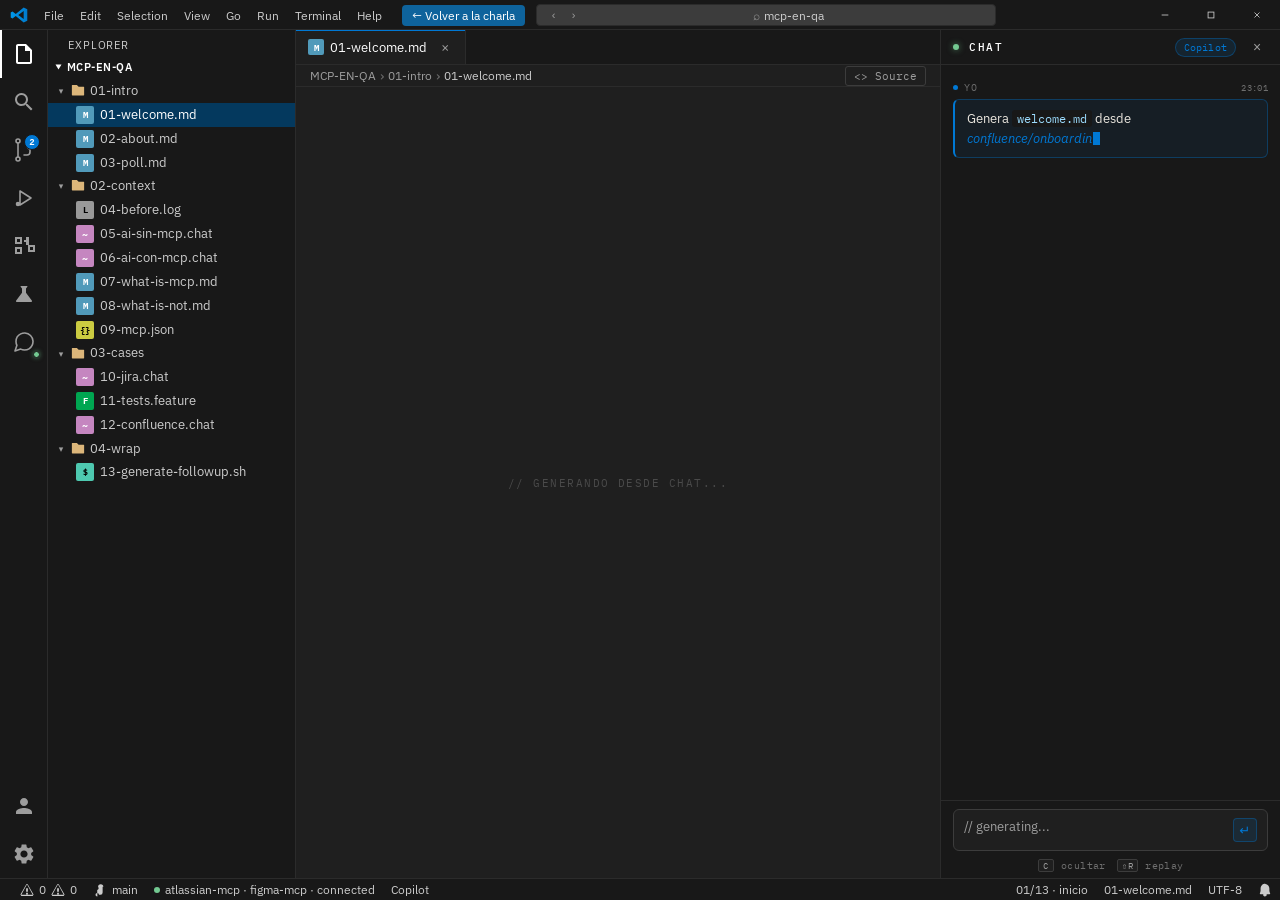
<file: public/slides/mcp-en-qa.html>
<!DOCTYPE html>
<html lang="es">
<head>
<meta charset="UTF-8">
<meta name="viewport" content="width=device-width, initial-scale=1.0">
<title>mcp-en-qa — Visual Studio Code (v7.4)</title>
<link rel="preconnect" href="https://fonts.googleapis.com">
<link rel="preconnect" href="https://fonts.gstatic.com" crossorigin>
<link href="https://fonts.googleapis.com/css2?family=Fraunces:ital,opsz,wght@0,9..144,400;0,9..144,500;1,9..144,400&family=IBM+Plex+Mono:wght@300;400;500&family=IBM+Plex+Sans:wght@300;400;500;600&display=swap" rel="stylesheet">
<style>
:root{
  --bg:#1f1f1f; --bg-panel:#181818; --bg-tb:#181818;
  --bg-tab-a:#1f1f1f; --bg-tab-i:#181818;
  --bg-hov:#2a2d2e; --bg-sel:#04395e;
  --border:#2b2b2b; --border-s:#3c3c3c;
  --text:#cccccc; --text-s:#ffffff; --text-m:#9d9d9d; --text-d:#6e6e6e;
  --accent:#0078d4; --accent-s:rgba(0,120,212,0.12); --accent-g:rgba(0,120,212,0.35);
  --green:#73c991; --red:#f48771; --yellow:#dcdcaa; --close-red:#c42b1c;
  --syn-k:#9cdcfe; --syn-s:#ce9178; --syn-c:#6a9955; --syn-kw:#c586c0;
  --syn-n:#b5cea8; --syn-t:#4ec9b0; --syn-f:#dcdcaa; --syn-p:#cccccc;
  --icn-md:#519aba; --icn-json:#cbcb41; --icn-feat:#00a651;
  --icn-chat:#c586c0; --icn-log:#999; --icn-sh:#4ec9b0; --icn-fold:#dcb67a;
  --serif:'Fraunces',Georgia,serif;
  --sans:'Segoe UI','IBM Plex Sans',system-ui,sans-serif;
  --mono:'Cascadia Code','Consolas','IBM Plex Mono',monospace;
  --c-text:#ebe7df; --c-muted:#9d9893; --c-dim:#5a5853;
  --chat-w:340px;
}
*{box-sizing:border-box;margin:0;padding:0}
html,body{height:100%;overflow:hidden}
body{background:#0a0a0a;color:var(--text);font-family:var(--sans);font-size:13px;-webkit-font-smoothing:antialiased}

/* ── IDE shell ── */
.ide{position:fixed;inset:0;display:grid;grid-template-rows:30px 1fr 22px;background:var(--bg)}

/* ── Title bar ── */
.titlebar{
  background:var(--bg-tb);display:grid;
  grid-template-columns:auto auto 1fr auto 1fr auto;
  align-items:center;border-bottom:1px solid var(--border);
  user-select:none;-webkit-app-region:drag;
}
.titlebar__logo{padding:0 8px 0 10px;display:flex;align-items:center;height:30px}
.titlebar__logo svg{width:18px;height:18px;display:block}
.titlebar__menu{display:flex;align-items:center;height:30px}
.titlebar__menu__item{
  padding:0 8px;height:100%;display:flex;align-items:center;
  font-size:12px;color:var(--text);-webkit-app-region:no-drag;cursor:default;
}
.titlebar__menu__item:hover{background:var(--bg-hov)}
/* Enlace para volver a la web de charlas (se oculta dentro del iframe) */
.titlebar__back{margin-left:12px;padding:3px 10px;border-radius:4px;font-size:12px;color:#fff;background:#0e639c;text-decoration:none;white-space:nowrap;-webkit-app-region:no-drag}
.titlebar__back:hover{background:#1177bb}
.titlebar__search{
  justify-self:center;min-width:280px;max-width:480px;width:36vw;height:22px;
  background:#3c3c3c;border:1px solid var(--border);border-radius:4px;
  display:flex;align-items:center;padding:0 8px;font-size:11.5px;
  color:var(--text-m);gap:8px;-webkit-app-region:no-drag;
}
.titlebar__search__nav{display:flex;align-items:center;gap:2px;color:var(--text-m)}
.titlebar__search__nav button{
  background:none;border:none;color:inherit;width:18px;height:18px;
  display:flex;align-items:center;justify-content:center;
  cursor:default;border-radius:3px;font-size:11px;
}
.titlebar__search__nav button:hover{background:var(--bg-hov);color:var(--text)}
.titlebar__search__name{flex:1;text-align:center;color:#ccc}
.titlebar__search__name b{color:var(--text-m);font-weight:400;margin-right:4px}
.titlebar__controls{display:flex;align-items:stretch;height:30px;-webkit-app-region:no-drag}
.titlebar__btn{width:46px;height:30px;background:none;border:none;color:var(--text);display:flex;align-items:center;justify-content:center;cursor:default}
.titlebar__btn:hover{background:#3c3c3c}
.titlebar__btn--close:hover{background:var(--close-red);color:#fff}
.titlebar__btn svg{width:10px;height:10px}

/* ── Main grid ── */
.main{display:grid;grid-template-columns:48px 248px 1fr;min-height:0}

/* ── Activity bar ── */
.actbar{
  background:var(--bg-panel);border-right:1px solid var(--border);
  display:flex;flex-direction:column;align-items:stretch;
}
.actbar__icon{
  width:48px;height:48px;display:flex;align-items:center;justify-content:center;
  color:var(--text-m);background:none;border:none;cursor:default;position:relative;
}
.actbar__icon svg{width:24px;height:24px}
.actbar__icon:hover{color:var(--text-s)}
.actbar__icon--active{color:var(--text-s)}
.actbar__icon--active::before{content:'';position:absolute;left:0;top:0;bottom:0;width:2px;background:var(--text-s)}
.actbar__badge{
  position:absolute;top:8px;right:8px;min-width:16px;height:16px;
  background:var(--accent);color:#fff;border-radius:8px;
  font-size:9px;font-weight:600;display:flex;align-items:center;justify-content:center;
  padding:0 4px;border:1px solid var(--bg-panel);
}
.actbar__spacer{flex:1}
.actbar__chat-mark{
  position:absolute;bottom:8px;right:8px;
  width:7px;height:7px;border-radius:50%;
  background:var(--green);box-shadow:0 0 4px rgba(115,201,145,.5);
  border:1.5px solid var(--bg-panel);
}
.ide.no-chat .actbar__chat-mark{display:none}

/* ── Sidebar ── */
.sidebar{
  background:var(--bg-panel);border-right:1px solid var(--border);
  display:flex;flex-direction:column;min-width:0;overflow:hidden;
}
.sidebar__head{
  padding:8px 20px 6px;font-size:11px;color:var(--text);
  letter-spacing:.08em;text-transform:uppercase;
  display:flex;align-items:center;justify-content:space-between;
}
.sidebar__proj{
  padding:2px 8px 6px;font-size:11px;color:var(--text-s);font-weight:600;
  display:flex;align-items:center;gap:4px;text-transform:uppercase;letter-spacing:.04em;
}
.sidebar__proj::before{
  content:'';display:inline-block;width:0;height:0;
  border-left:5px solid currentColor;
  border-top:3.5px solid transparent;border-bottom:3.5px solid transparent;
  transform:rotate(90deg);margin-right:2px;
}
.tree{font-family:var(--sans);font-size:13px;flex:1;overflow-y:auto;padding-bottom:8px}
.tree::-webkit-scrollbar{width:10px}
.tree::-webkit-scrollbar-thumb{background:#424242}
.tree__folder{
  padding:1px 8px;color:var(--text);cursor:default;
  display:flex;align-items:center;gap:4px;font-size:13px;line-height:1.6;
}
.tree__folder__arrow{width:10px;color:var(--text-m);font-size:9px;display:inline-block;text-align:center}
.tree__folder__arrow::before{content:'▾'}
.tree__folder.is-closed .tree__folder__arrow::before{content:'▸'}
.tree__folder__icon{width:16px;height:16px;flex-shrink:0;display:flex;align-items:center;justify-content:center;color:var(--icn-fold)}
.tree__folder__icon svg{width:14px;height:14px}
.tree__file{
  padding:1px 8px 1px 28px;color:var(--text);cursor:default;
  display:flex;align-items:center;gap:6px;font-size:13px;line-height:1.7;
}
.tree__file:hover{background:var(--bg-hov)}
.tree__file.is-active{background:var(--bg-sel);color:var(--text-s)}
.fi{
  width:18px;height:18px;flex-shrink:0;display:inline-flex;align-items:center;justify-content:center;
  font-family:var(--mono);font-size:8.5px;font-weight:700;border-radius:2px;
}
.fi-md{background:var(--icn-md);color:#fff}
.fi-json{background:var(--icn-json);color:#000;font-size:9px}
.fi-feature{background:var(--icn-feat);color:#fff}
.fi-chat{background:var(--icn-chat);color:#fff;font-size:10px}
.fi-log{background:var(--icn-log);color:#000;font-size:9px}
.fi-sh{background:var(--icn-sh);color:#000;font-size:8px}

/* ── Sidebar view toggle (Explorer / Extensions) ── */
.sidebar__view{display:none;flex-direction:column;flex:1;min-height:0;overflow:hidden}
.sidebar__view.is-active{display:flex}

/* Extensions view */
.ext__head{
  padding:8px 20px 6px;font-size:11px;color:var(--text);
  letter-spacing:.08em;text-transform:uppercase;
}
.ext__search{
  margin:4px 12px 10px;padding:5px 9px;
  background:var(--bg);border:1px solid var(--border-s);border-radius:3px;
  font-family:var(--sans);font-size:12px;color:var(--text-d);
  display:flex;align-items:center;gap:8px;
}
.ext__search::before{
  content:'';width:13px;height:13px;flex-shrink:0;
  background:no-repeat center / contain url("data:image/svg+xml;utf8,<svg xmlns='http://www.w3.org/2000/svg' viewBox='0 0 24 24' fill='none' stroke='%23858585' stroke-width='2' stroke-linecap='round' stroke-linejoin='round'><circle cx='11' cy='11' r='8'/><path d='m21 21-4.3-4.3'/></svg>");
}
.ext__section{
  padding:8px 12px 4px 20px;
  font-family:var(--sans);font-size:11px;color:var(--text);
  letter-spacing:.06em;text-transform:uppercase;font-weight:600;
  display:flex;align-items:center;gap:6px;
}
.ext__section__arrow{
  display:inline-block;width:0;height:0;
  border-left:5px solid currentColor;
  border-top:3.5px solid transparent;border-bottom:3.5px solid transparent;
  transform:rotate(90deg);
}
.ext__section__count{margin-left:auto;color:var(--text-d);font-size:10px;font-weight:400}
.ext__list{padding:4px 8px;display:flex;flex-direction:column;gap:6px;overflow-y:auto}
.ext__list::-webkit-scrollbar{width:10px}
.ext__list::-webkit-scrollbar-thumb{background:#424242}

.ext-card{
  display:grid;grid-template-columns:42px 1fr auto;gap:10px;
  padding:10px 8px;border-radius:4px;
  background:transparent;cursor:default;
  transition:background .12s;
}
.ext-card:hover{background:var(--bg-hov)}
.ext-card__icon{
  width:42px;height:42px;border-radius:6px;
  display:flex;align-items:center;justify-content:center;
  font-family:var(--sans);font-weight:700;font-size:13px;color:#fff;
  background:var(--bg);
}
.ext-card__icon--atlassian{
  background:linear-gradient(180deg, #2684ff 0%, #0052cc 100%);
}
.ext-card__icon--atlassian svg{width:26px;height:26px}
.ext-card__icon--figma{
  background:#1e1e1e;border:1px solid var(--border-s);
}
.ext-card__icon--figma svg{width:24px;height:24px}
.ext-card__body{display:flex;flex-direction:column;gap:2px;min-width:0}
.ext-card__name{
  font-family:var(--sans);font-size:13px;font-weight:600;color:var(--text-s);
  white-space:nowrap;overflow:hidden;text-overflow:ellipsis;
}
.ext-card__desc{
  font-family:var(--sans);font-size:11.5px;color:var(--text-m);line-height:1.35;
  display:-webkit-box;-webkit-line-clamp:2;-webkit-box-orient:vertical;overflow:hidden;
}
.ext-card__pub{
  font-family:var(--sans);font-size:11px;color:var(--text-d);margin-top:2px;
}
.ext-card__gear{
  width:22px;height:22px;align-self:flex-start;
  display:flex;align-items:center;justify-content:center;
  color:var(--text-d);opacity:0;transition:opacity .15s;
}
.ext-card:hover .ext-card__gear{opacity:1}
.ext-card__gear svg{width:14px;height:14px}

.ext__empty{
  padding:20px;font-family:var(--mono);font-size:11px;color:var(--text-d);
  text-align:center;line-height:1.7;
}

/* ── Editor ── */
.editor{
  display:grid;background:var(--bg);
  grid-template-columns:1fr var(--chat-w);
  min-width:0;min-height:0;position:relative;
  transition:grid-template-columns .25s cubic-bezier(.4,0,.2,1);
}
.ide.no-chat .editor{grid-template-columns:1fr 0}
.editor__col{display:flex;flex-direction:column;min-width:0;min-height:0;overflow:hidden}
.tabs{display:flex;background:var(--bg-tab-i);border-bottom:1px solid var(--border);min-height:35px;overflow-x:auto}
.tabs::-webkit-scrollbar{height:3px}
.tabs::-webkit-scrollbar-thumb{background:var(--accent)}
.tab{
  padding:0 12px;background:var(--bg-tab-i);color:var(--text-m);
  font-size:13px;display:flex;align-items:center;gap:6px;
  border-right:1px solid var(--border);cursor:default;flex-shrink:0;position:relative;
}
.tab.is-active{background:var(--bg-tab-a);color:var(--text-s)}
.tab.is-active::before{content:'';position:absolute;top:0;left:0;right:0;height:1px;background:var(--accent)}
.ti{
  width:16px;height:16px;display:inline-flex;align-items:center;justify-content:center;
  font-family:var(--mono);font-size:8.5px;font-weight:700;border-radius:2px;flex-shrink:0;
}
.ti-md{background:var(--icn-md);color:#fff}
.ti-json{background:var(--icn-json);color:#000;font-size:9px}
.ti-feature{background:var(--icn-feat);color:#fff}
.ti-chat{background:var(--icn-chat);color:#fff;font-size:10px}
.ti-log{background:var(--icn-log);color:#000;font-size:9px}
.ti-sh{background:var(--icn-sh);color:#000;font-size:8px}
.tab__close{
  margin-left:4px;width:16px;height:16px;display:flex;align-items:center;justify-content:center;
  color:var(--text-m);font-size:14px;border-radius:3px;
}
.tab__close::after{content:'×'}
.tab:not(.is-active) .tab__close{visibility:hidden}
.tab:not(.is-active):hover .tab__close{visibility:visible}

/* breadcrumb with source toggle */
.breadcrumb{
  padding:0 14px;font-size:12px;color:var(--text-m);
  background:var(--bg);border-bottom:1px solid var(--border);
  display:flex;align-items:center;gap:4px;flex-shrink:0;min-height:22px;
}
.breadcrumb__sep::after{content:'›';font-size:14px;color:var(--text-d)}
.breadcrumb__last{color:var(--text)}
.breadcrumb__spacer{flex:1}
.breadcrumb__srcbtn{
  display:none;align-items:center;gap:4px;
  padding:2px 8px;font-size:11px;font-family:var(--mono);
  color:var(--text-m);background:none;border:1px solid var(--border-s);
  border-radius:3px;cursor:default;
}
.breadcrumb__srcbtn:hover{background:var(--bg-hov);color:var(--text)}
.breadcrumb__srcbtn.is-md{display:flex}
.breadcrumb__srcbtn.is-source-on{border-color:var(--accent);color:var(--accent)}

/* editor body */
.body{flex:1;overflow-y:auto;position:relative}
.body::-webkit-scrollbar{width:14px}
.body::-webkit-scrollbar-thumb{background:#424242}
.body::-webkit-scrollbar-thumb:hover{background:#525252}

/* ── Status bar ── */
.statusbar{
  background:var(--bg-panel);border-top:1px solid var(--border);
  display:flex;align-items:center;padding:0 0 0 12px;
  font-size:12px;color:var(--text);user-select:none;
}
.sbi{
  display:flex;align-items:center;gap:5px;
  padding:0 8px;height:22px;cursor:default;
}
.sbi:hover{background:var(--bg-hov)}
.sbi svg{width:14px;height:14px}
.sbi--right{margin-left:auto}
.sbi--right+.sbi--right{margin-left:0}
.sbi__dot{display:inline-block;width:6px;height:6px;border-radius:50%;background:var(--text)}

/* ── Panel (multi-tab) ── */
/* panel tabs etc */
.panel__tabs{
  display:flex;align-items:center;padding:0;
  background:var(--bg-panel);border-bottom:1px solid var(--border);
  min-height:32px;flex-shrink:0;
}
.panel__tab{
  padding:6px 16px;font-size:11px;letter-spacing:.05em;text-transform:uppercase;
  color:var(--text-m);border-bottom:1px solid transparent;cursor:default;
}
.panel__tab:hover{color:var(--text)}
.panel__tab.is-active{color:var(--text-s);border-bottom-color:var(--accent)}
.panel__close{margin-left:auto;font-size:11px;color:var(--text-m);padding:0 14px}
.panel__close kbd{
  display:inline-block;padding:1px 5px;
  border:1px solid var(--border-s);border-radius:2px;
  background:var(--bg);color:var(--text);font-family:var(--mono);font-size:9px;
}
.panel__body{flex:1;overflow-y:auto}
.panel__section{display:none;padding:16px 22px;font-family:var(--mono);font-size:13px;line-height:1.7;color:var(--c-text)}
.panel__section.is-active{display:block}

/* notes */
.panel__prompt{color:var(--accent);font-weight:500}
.panel__path{color:var(--syn-k)}
.panel__notes{
  font-family:var(--serif);font-style:italic;
  font-size:16px;line-height:1.55;color:var(--c-text);max-width:90ch;margin-top:10px;
}
.panel__notes em{color:var(--accent);font-style:normal;font-weight:500}

/* output trace */
.trace__line{color:var(--text-m);font-size:12px;margin-bottom:2px;opacity:0;transform:translateY(4px)}
.trace__line.is-visible{opacity:1;transform:translateY(0);transition:opacity .3s,transform .3s}
.trace__ts{color:var(--text-d);margin-right:6px}
.trace__ok{color:var(--green)}
.trace__call{color:var(--accent)}
.trace__val{color:var(--syn-s)}
.trace__info{color:var(--text-m)}
.trace__empty{color:var(--text-d);font-size:11px}

/* problems */
.prob__item{
  display:flex;align-items:flex-start;gap:10px;padding:6px 0;
  border-bottom:1px solid var(--border);font-size:12px;
}
.prob__item:last-child{border-bottom:none}
.prob__icon{font-size:13px;flex-shrink:0;margin-top:1px}
.prob__msg{color:var(--text)}
.prob__src{color:var(--text-d);font-size:11px;margin-top:2px}
.prob__empty{color:var(--text-d);font-size:11px;padding:8px 0}

/* git log */
.git__row{
  display:grid;grid-template-columns:72px 1fr 110px;gap:14px;
  padding:6px 0;border-bottom:1px solid var(--border);font-size:12px;
}
.git__row:last-child{border-bottom:none}
.git__hash{color:var(--accent);font-family:var(--mono);font-size:11px}
.git__msg{color:var(--text)}
.git__meta{color:var(--text-d);font-size:11px;text-align:right}

/* ── Source view ── */
.source-view{
  padding:24px;font-family:var(--mono);font-size:13.5px;
  line-height:1.7;color:var(--text);white-space:pre;overflow-x:auto;
}
.src-h1{color:var(--syn-f)}
.src-h2{color:var(--syn-f);opacity:.8}
.src-bold{color:var(--syn-k)}
.src-em{color:var(--syn-s)}
.src-ul{color:var(--text-m)}
.src-code{color:var(--syn-t)}
.src-com{color:var(--syn-c);font-style:italic}

/* ── File views ── */
.file{display:none;min-height:100%}
.file.is-current{display:block;animation:fileIn .22s ease-out}
@keyframes fileIn{from{opacity:0}to{opacity:1}}
.file .source-view{display:none}
.file.src-mode > .source-view{display:block}
.file.src-mode > :not(.source-view){display:none}

/* ── Markdown preview ── */
.md{padding:48px 8% 80px;max-width:1200px;margin:0 auto;color:var(--c-text);font-family:var(--sans);font-size:15px;line-height:1.7}
.md h1{font-family:var(--serif);font-size:clamp(40px,5.5vw,72px);line-height:1.05;letter-spacing:-.025em;font-weight:500;margin:0 0 24px;color:var(--c-text)}
.md h1 em{font-style:italic;color:var(--accent);font-weight:400}
.md h2{font-family:var(--serif);font-size:clamp(24px,3vw,36px);font-weight:500;letter-spacing:-.015em;margin:32px 0 16px}
.md h2 em{font-style:italic;color:var(--accent)}
.md .eyebrow{font-family:var(--mono);font-size:11px;color:var(--accent);letter-spacing:.18em;text-transform:uppercase;margin-bottom:20px;display:flex;align-items:center;gap:12px}
.md .eyebrow::before{content:'';width:24px;height:1px;background:var(--accent)}
.md p{font-size:16px;line-height:1.65;color:var(--c-muted);margin-bottom:14px;max-width:64ch}
.md p.lead{font-size:19px;color:var(--c-text)}
.md strong{color:var(--c-text);font-weight:500}
.md ul{list-style:none;padding:0;margin:18px 0}
.md li{padding-left:24px;position:relative;margin-bottom:12px;color:var(--c-muted);font-size:15px;line-height:1.55;max-width:64ch}
.md li::before{content:'';position:absolute;left:0;top:11px;width:12px;height:1px;background:var(--accent)}
.md li strong{color:var(--c-text);font-weight:500}
.md .footnote{font-family:var(--mono);font-size:11px;color:var(--c-dim);margin-top:18px}

/* hero */
.md--hero{padding:0;display:flex;flex-direction:column;justify-content:center;align-items:center;text-align:center;min-height:100%;position:relative;overflow:hidden}
.hero__bg{position:absolute;inset:0;z-index:0;background:radial-gradient(ellipse 60% 50% at 20% 30%,rgba(0,120,212,.10),transparent 60%),radial-gradient(ellipse 50% 40% at 80% 70%,rgba(155,176,196,.06),transparent 60%);animation:meshShift 14s ease-in-out infinite alternate}
@keyframes meshShift{0%{transform:scale(1) translate(0,0)}100%{transform:scale(1.15) translate(-3%,-2%)}}
.md--hero > *{position:relative;z-index:1}
.md--hero .eyebrow{justify-content:center;color:var(--c-muted);margin-bottom:44px}
.md--hero .eyebrow::before,.md--hero .eyebrow::after{content:'';width:24px;height:1px;background:var(--accent)}
.md--hero .number{font-family:var(--serif);font-size:clamp(60px,11vw,160px);line-height:.9;letter-spacing:-.04em;font-weight:500;color:var(--accent);text-shadow:0 0 32px var(--accent-g);margin-bottom:18px}
.md--hero .title{font-family:var(--serif);font-size:clamp(28px,4.5vw,52px);line-height:1.1;letter-spacing:-.02em;font-weight:500;max-width:24ch;margin:0 auto 16px}
.md--hero .title em{font-style:italic;color:var(--c-text)}
.md--hero .sub{font-family:var(--serif);font-style:italic;font-size:clamp(15px,1.6vw,19px);color:var(--c-muted);max-width:46ch}
.md--hero .meta{margin-top:56px;display:flex;gap:36px;flex-wrap:wrap;justify-content:center;font-family:var(--mono);font-size:11px;color:var(--c-muted);letter-spacing:.08em}
.md--hero .meta span{color:var(--c-text)}
.md--hero .ticker{margin-top:20px;display:flex;align-items:center;gap:10px;font-family:var(--mono);font-size:11px;color:var(--c-dim)}
.md--hero .ticker__rotor{display:inline-block;min-width:120px;text-align:left;color:var(--accent)}
.md--hero .ticker__rotor span{display:none}
.md--hero .ticker__rotor span.is-on{display:inline-block;animation:rotorIn .35s ease-out}
@keyframes rotorIn{from{opacity:0;transform:translateY(6px)}to{opacity:1;transform:translateY(0)}}

/* about */
.md--about{padding:60px 8%;display:flex;flex-direction:column;justify-content:center;align-items:center;text-align:center;min-height:100%;position:relative;overflow:hidden}
.md--about > *{position:relative;z-index:2}
.md--about .role{font-family:var(--mono);font-size:11px;color:var(--c-muted);letter-spacing:.18em;text-transform:uppercase;margin-bottom:36px}
.md--about .role span{color:var(--accent)}
.md--about .name{font-family:var(--serif);font-size:clamp(40px,6vw,76px);letter-spacing:-.025em;line-height:1;font-weight:500;margin-bottom:18px}
.md--about .name em{font-style:italic;color:var(--accent)}
.md--about .tags{display:flex;gap:12px;flex-wrap:wrap;justify-content:center;max-width:780px}
.md--about .tag{padding:7px 15px;border:1px solid var(--border-s);border-radius:99px;font-family:var(--mono);font-size:11.5px;color:var(--c-muted)}
.md--about .tag--a{border-color:var(--accent);color:var(--accent);background:var(--accent-s)}
.md--about .why{margin-top:48px;font-family:var(--serif);font-style:italic;font-size:clamp(15px,1.55vw,18px);color:var(--c-muted);max-width:54ch}

/* about — connectors footer */
.about-conn{
  margin-top:64px;display:flex;gap:14px;flex-wrap:wrap;justify-content:center;align-items:center;
  font-family:var(--mono);font-size:11px;letter-spacing:.04em;
}
.about-conn__lbl{color:var(--c-dim)}
.about-conn__chip{
  display:inline-flex;align-items:center;gap:8px;
  padding:6px 12px 6px 8px;border-radius:99px;
  background:var(--bg-panel);border:1px solid var(--border);
  color:var(--c-muted);
}
.about-conn__chip i{
  width:18px;height:18px;border-radius:4px;display:inline-flex;align-items:center;justify-content:center;
  font-style:normal;font-weight:700;font-size:9px;color:#fff;
}
.about-conn__chip i.jr{background:#0052cc}
.about-conn__chip i.cf{background:#172b4d}
.about-conn__chip i.fg{background:#1e1e1e;border:1px solid var(--border-s);color:#f24e1e}

/* about — decorative jira-ish callouts in background */
.about-orn{position:absolute;inset:0;z-index:1;pointer-events:none;opacity:.45}
.about-orn__card{
  position:absolute;border:1px solid var(--border);background:var(--bg-panel);
  border-radius:6px;padding:10px 12px;
  font-family:var(--mono);font-size:10px;color:var(--c-dim);
  display:flex;flex-direction:column;gap:6px;
  opacity:.55;
}
.about-orn__card::before{
  content:'';display:block;width:34px;height:3px;background:var(--accent);border-radius:2px;opacity:.55;margin-bottom:2px;
}
.about-orn__card span{display:block;height:5px;background:var(--border-s);border-radius:2px}
.about-orn__card span:nth-child(3){width:80%}
.about-orn__card span:nth-child(4){width:60%}

/* placement of the 4 decorative cards — tilted, just visible */
.about-orn__c1{top:8%;left:5%;width:130px;transform:rotate(-6deg)}
.about-orn__c2{top:12%;right:7%;width:150px;transform:rotate(5deg)}
.about-orn__c3{bottom:14%;left:8%;width:120px;transform:rotate(7deg)}
.about-orn__c4{bottom:10%;right:5%;width:140px;transform:rotate(-4deg)}
.about-orn__line{
  position:absolute;background:var(--accent);opacity:.18;height:1px;
}
.about-orn__line--1{top:24%;left:18%;right:18%}
.about-orn__line--2{bottom:30%;left:22%;right:22%}

@media(max-width:900px){
  .about-orn__c1,.about-orn__c2,.about-orn__c3,.about-orn__c4{display:none}
}

/* poll */
.md--poll{padding:60px 8%;display:flex;flex-direction:column;justify-content:center;align-items:center;text-align:center;min-height:100%}
.md--poll .hand{font-size:clamp(80px,12vw,150px);line-height:1;margin-bottom:28px;animation:wave 3s ease-in-out infinite;transform-origin:70% 70%}
@keyframes wave{0%,60%,100%{transform:rotate(0)}70%{transform:rotate(-12deg)}80%{transform:rotate(8deg)}90%{transform:rotate(-4deg)}}
.md--poll .eyebrow{justify-content:center;color:var(--accent);margin-bottom:28px}
.md--poll .q{font-family:var(--serif);font-size:clamp(28px,4vw,48px);line-height:1.15;letter-spacing:-.02em;font-weight:500;max-width:22ch;margin:0 auto 22px;color:var(--c-text)}
.md--poll .q em{font-style:italic;color:var(--accent)}
.md--poll .q.q2{font-size:clamp(22px,3vw,36px);color:var(--c-muted)}
.md--poll .note{margin-top:40px;font-family:var(--mono);font-size:11px;color:var(--c-dim);letter-spacing:.15em;text-transform:uppercase}

/* log */
.log{padding:40px 6%;font-family:var(--mono);font-size:14px;line-height:1.95;color:var(--text-m);max-width:1100px;margin:0 auto}
.log__head{font-family:var(--mono);font-size:11px;color:var(--accent);letter-spacing:.15em;text-transform:uppercase;margin-bottom:24px;padding-bottom:14px;border-bottom:1px solid var(--border)}
.log__line{white-space:pre-wrap}
.log__line .tt{color:var(--text-d)}
.log__line .ok{color:var(--green)}
.log__line .wn{color:var(--yellow)}
.log__line .ac{color:var(--accent)}
.log__line .yo{color:var(--c-text)}
.log__line .pr{color:var(--accent);font-weight:500}
.log__cur{display:inline-block;width:8px;height:14px;background:var(--text-m);vertical-align:-2px;animation:cur 1s steps(2) infinite}
@keyframes cur{50%{opacity:0}}
.log__sum{margin-top:24px;padding-top:16px;border-top:1px dashed var(--border-s);color:var(--accent);font-size:13px}

/* code */
.code{padding:0;display:flex;min-height:100%;font-family:var(--mono);font-size:14px;line-height:1.7}
.code__gutter{padding:24px 0 80px;width:60px;flex-shrink:0;text-align:right;color:var(--text-d);font-size:13px;user-select:none;background:var(--bg)}
.code__gutter span{display:block;padding-right:14px}
.code__content{flex:1;padding:24px 24px 80px;color:var(--text);min-width:0;overflow-x:auto}
.code__content pre{font-family:var(--mono);font-size:14px;line-height:1.7;color:var(--text);white-space:pre}
.code__split{width:340px;border-left:1px solid var(--border);background:var(--bg-panel);padding:24px 22px;font-family:var(--sans);font-size:13px;color:var(--c-muted);line-height:1.55;flex-shrink:0}
.code__split h3{font-family:var(--mono);font-size:10.5px;color:var(--accent);letter-spacing:.15em;text-transform:uppercase;margin-bottom:14px;font-weight:500}
.code__split ul{list-style:none;padding:0;margin-top:10px}
.code__split li{font-size:13px;color:var(--c-muted);padding-left:14px;position:relative;margin-bottom:10px;line-height:1.5}
.code__split li::before{content:'';position:absolute;left:0;top:8px;width:6px;height:1px;background:var(--accent)}
.code__split strong{color:var(--c-text);font-weight:500}
.code__split .footnote{font-family:var(--mono);font-size:11px;color:var(--c-dim);margin-top:16px}
.tk-k{color:var(--syn-k)}.tk-s{color:var(--syn-s)}.tk-c{color:var(--syn-c);font-style:italic}.tk-kw{color:var(--syn-kw)}.tk-n{color:var(--syn-n)}.tk-t{color:var(--syn-t)}.tk-f{color:var(--syn-f)}.tk-p{color:var(--syn-p)}

/* chat view */
.cv{padding:36px 6% 80px;max-width:1000px;margin:0 auto;font-family:var(--sans)}
.cv__head{font-family:var(--mono);font-size:10.5px;color:var(--accent);letter-spacing:.15em;text-transform:uppercase;margin-bottom:24px;display:flex;align-items:center;gap:12px}
.cv__head::before{content:'';width:24px;height:1px;background:var(--accent)}
.cv__title{font-family:var(--serif);font-size:clamp(24px,3vw,38px);font-weight:500;letter-spacing:-.015em;color:var(--c-text);margin-bottom:8px}
.cv__title em{font-style:italic;color:var(--accent)}
.cv__intro{font-size:14px;color:var(--c-muted);max-width:60ch;margin-bottom:28px;line-height:1.6}
.cv__intro strong{color:var(--c-text);font-weight:500}
.cm{margin-bottom:20px}
.cm__lbl{font-family:var(--mono);font-size:10px;color:var(--text-d);letter-spacing:.12em;text-transform:uppercase;margin-bottom:6px}
.cm__u{background:var(--bg-panel);border-left:2px solid var(--accent);padding:11px 16px;border-radius:0 6px 6px 0;font-size:14px;color:var(--c-text)}
.cm__u--gray{border-left-color:var(--text-d)}
.cm__u .lk{color:var(--accent);font-family:var(--mono);font-size:12px;background:var(--accent-s);padding:1px 6px;border-radius:3px}
.cm__meta{display:flex;gap:14px;margin-top:8px;font-family:var(--mono);font-size:10px;color:var(--text-d);letter-spacing:.04em}
.cm__meta span{color:var(--c-muted)}
.cm__b{font-size:14px;color:var(--c-text);line-height:1.6;position:relative;min-height:24px;padding:8px 0}
.cm__b__title{display:block;margin-bottom:8px}
.cm__b__body{display:block;color:var(--c-muted);font-size:13.5px}
.cm__b ul{list-style:none;padding:0;margin-top:10px}
.cm__b li{padding-left:16px;position:relative;color:var(--c-muted);font-size:13px;margin-bottom:6px;line-height:1.5}
.cm__b li::before{content:'·';position:absolute;left:4px;color:var(--accent)}
.cm__b--muted{color:var(--c-muted)!important}
.chat-src{display:inline-flex;align-items:center;gap:6px;padding:4px 10px;background:var(--bg-panel);border:1px solid var(--border);border-radius:3px;font-family:var(--mono);font-size:11px;color:var(--c-muted);margin-top:14px}
.chat-src::before{content:'↗';color:var(--accent)}
.typing-dots{display:inline-flex;gap:4px;padding:6px 0}
.typing-dots span{width:6px;height:6px;border-radius:50%;background:var(--text-m);animation:td 1.2s ease-in-out infinite}
.typing-dots span:nth-child(2){animation-delay:.2s}
.typing-dots span:nth-child(3){animation-delay:.4s}
@keyframes td{0%,60%,100%{opacity:.2;transform:translateY(0)}30%{opacity:1;transform:translateY(-3px)}}
.sh{opacity:0}.ss{opacity:1;animation:si .4s ease-out forwards}
@keyframes si{from{opacity:0;transform:translateY(4px)}to{opacity:1;transform:translateY(0)}}

/* anti-demo comparison label */
.demo-lbl{
  display:inline-flex;align-items:center;gap:8px;
  padding:4px 12px;border-radius:99px;
  font-family:var(--mono);font-size:10.5px;letter-spacing:.06em;
  margin-bottom:16px;
}
.demo-lbl--fail{background:rgba(244,135,113,.1);color:var(--red);border:1px solid rgba(244,135,113,.3)}
.demo-lbl--win{background:rgba(115,201,145,.1);color:var(--green);border:1px solid rgba(115,201,145,.3)}

/* arch diagram */
.arch-d{margin-top:32px;padding:30px 24px;background:var(--bg-panel);border:1px solid var(--border);border-radius:4px;display:flex;flex-direction:column;gap:18px;align-items:center;font-family:var(--sans)}
.arch-d__row{display:flex;gap:14px;align-items:center;flex-wrap:wrap;justify-content:center}
.arch-d__box{background:var(--bg);border:1px solid var(--border-s);border-radius:4px;padding:14px 18px;text-align:center;min-width:140px}
.arch-d__box--s{border-color:var(--accent);background:var(--accent-s);box-shadow:0 0 24px var(--accent-g)}
.arch-d__label{font-family:var(--mono);font-size:10px;color:var(--text-d);letter-spacing:.12em;text-transform:uppercase;margin-bottom:6px}
.arch-d__name{font-size:14px;color:var(--c-text);font-weight:500}
.arch-d__sub{font-family:var(--mono);font-size:11px;color:var(--c-muted);margin-top:4px}
.arch-d__arrow{font-family:var(--mono);color:var(--accent);font-size:18px}
.arch-d__foot{margin-top:6px;padding-top:14px;border-top:1px dashed var(--border-s);width:100%;text-align:center;font-family:var(--mono);font-size:12px;color:var(--c-muted)}
.arch-d__foot strong{color:var(--accent);font-weight:500}

/* antifaq */
.antifaq{margin-top:28px;display:grid;grid-template-columns:1fr 1fr;gap:12px;font-family:var(--sans)}
.af-no,.af-yes{padding:16px 22px;background:var(--bg-panel);border:1px solid var(--border);border-radius:0 4px 4px 0}
.af-no{border-left:2px solid var(--red)}
.af-yes{border-left:2px solid var(--green)}
.af__lbl{font-family:var(--mono);font-size:10px;letter-spacing:.15em;text-transform:uppercase;margin-bottom:6px}
.af-no .af__lbl{color:var(--red)}
.af-yes .af__lbl{color:var(--green)}
.af__txt{font-size:14px;color:var(--c-muted);line-height:1.5}
.af__txt strong{color:var(--c-text);font-weight:500}
.af-no .af__txt{font-size:15px;color:var(--c-text);font-weight:500}

/* capability matrix (s8) */
.cap-grid{
  margin-top:24px;display:grid;
  grid-template-columns:repeat(3,1fr);gap:14px;
  font-family:var(--sans);
}
.cap-col{display:flex;flex-direction:column;gap:10px}
.cap-col__head{
  display:flex;align-items:center;gap:8px;padding-bottom:8px;
  border-bottom:1px solid var(--border);
}
.cap-col__icon{
  width:22px;height:22px;border-radius:4px;flex-shrink:0;
  display:flex;align-items:center;justify-content:center;
  font-family:var(--mono);font-size:9.5px;font-weight:700;color:#fff;
}
.cap-col__icon--jira{background:#0052cc}
.cap-col__icon--conf{background:#172b4d}
.cap-col__icon--fig{background:#1e1e1e;border:1px solid var(--border-s)}
.cap-col__icon--fig::after{content:'F';color:#f24e1e}
.cap-col__name{font-size:14px;font-weight:500;color:var(--c-text);letter-spacing:.01em}
.cap-col__name span{color:var(--c-muted);font-weight:400;font-size:12px;margin-left:4px}
.cap-card{
  padding:11px 14px;background:var(--bg-panel);
  border:1px solid var(--border);border-radius:4px;
  flex:1;display:flex;flex-direction:column;
}
.cap-card--yes{border-left:2px solid var(--green)}
.cap-card--no{border-left:2px solid var(--red)}
.cap-card__lbl{
  font-family:var(--mono);font-size:9.5px;letter-spacing:.14em;
  text-transform:uppercase;margin-bottom:8px;font-weight:500;
}
.cap-card--yes .cap-card__lbl{color:var(--green)}
.cap-card--no .cap-card__lbl{color:var(--red)}
.cap-card ul{list-style:none;padding:0;margin:0;display:flex;flex-direction:column;gap:5px}
.cap-card li{
  padding-left:12px;position:relative;font-size:12px;line-height:1.4;
  color:var(--c-muted);
}
.cap-card li::before{
  content:'';position:absolute;left:0;top:7px;width:6px;height:1px;
}
.cap-card--yes li::before{background:var(--green)}
.cap-card--no  li::before{background:var(--red)}
.cap-card li strong{color:var(--c-text);font-weight:500}
.cap-card li em{font-style:normal;color:var(--text-d);font-size:11px}

@media(max-width:1200px){
  .cap-grid{grid-template-columns:1fr;gap:20px}
  .cap-col{flex-direction:row;align-items:stretch}
  .cap-col__head{flex-direction:column;border-bottom:none;border-right:1px solid var(--border);padding:8px 14px 8px 0;min-width:110px}
  .cap-card{flex:1}
}

/* honest */
.honest-g{margin-top:24px;display:grid;grid-template-columns:1fr 1fr;gap:20px;font-family:var(--sans)}
.hc{padding:28px;background:var(--bg-panel);border:1px solid var(--border);border-radius:4px}
.hc--ok{border-top:2px solid var(--green)}
.hc--wn{border-top:2px solid var(--accent)}
.hc__lbl{font-family:var(--mono);font-size:11px;letter-spacing:.15em;text-transform:uppercase;margin-bottom:8px;font-weight:500}
.hc--ok .hc__lbl{color:var(--green)}.hc--wn .hc__lbl{color:var(--accent)}
.hc__title{font-family:var(--serif);font-size:20px;font-weight:500;margin-bottom:18px;color:var(--c-text)}
.hc ul{list-style:none;padding:0}
.hc li{font-size:14px;color:var(--c-muted);line-height:1.55;margin-bottom:11px;padding-left:18px;position:relative}
.hc li::before{content:'';position:absolute;left:0;top:7px;width:6px;height:6px;border-radius:50%}
.hc--ok li::before{background:var(--green)}.hc--wn li::before{background:var(--accent)}
.hc li strong{color:var(--c-text);font-weight:500}
.honest-foot{text-align:center;margin-top:28px;font-family:var(--serif);font-style:italic;font-size:16px;color:var(--c-muted)}

/* roadmap */
.roadmap{margin-top:28px;border-top:1px solid var(--border)}
.rm-row{display:grid;grid-template-columns:130px 50px 1fr;gap:22px;align-items:center;padding:16px 0;border-bottom:1px solid var(--border)}
.rm-when{font-family:var(--mono);font-size:10px;color:var(--accent);letter-spacing:.15em;text-transform:uppercase;font-weight:500}
.rm-num{font-family:var(--serif);font-size:28px;color:var(--text-d);font-weight:500;text-align:center;line-height:1}
.rm-what{font-size:15px;color:var(--c-text);line-height:1.5}
.rm-what em{display:block;font-style:italic;color:var(--c-muted);font-size:13px;font-family:var(--serif);margin-top:4px}

/* recap */
.recap{margin-top:32px;display:grid;grid-template-columns:repeat(3,1fr);gap:18px}
.rc{padding:32px 24px;background:var(--bg-panel);border:1px solid var(--border);border-radius:4px;transition:transform .3s,border-color .3s}
.rc:hover{transform:translateY(-3px);border-color:var(--accent)}
.rc__n{font-family:var(--mono);font-size:10.5px;color:var(--text-d);letter-spacing:.15em;margin-bottom:16px}
.rc__v{font-family:var(--serif);font-size:clamp(28px,4vw,48px);font-weight:500;line-height:1;letter-spacing:-.025em;color:var(--accent);margin-bottom:16px}
.rc__v em{font-style:italic}
.rc__t{font-size:13.5px;color:var(--c-text);line-height:1.5;margin-bottom:12px}
.rc__s{font-family:var(--mono);font-size:11px;color:var(--c-muted);letter-spacing:.04em}

/* feature with inlay hints */
.feature{padding:24px 24px 80px;font-family:var(--mono);font-size:14px;line-height:2;color:var(--text)}
.feat-pipe{margin:0 0 28px 56px;display:flex;align-items:center;gap:8px;flex-wrap:wrap;font-family:var(--mono);font-size:11px;color:var(--text-m)}
.fp{padding:5px 10px;background:var(--bg-panel);border:1px solid var(--border);border-radius:3px;color:var(--text);font-family:var(--sans)}
.fp--a{border-color:var(--accent);color:var(--accent);background:var(--accent-s)}
.fp-arr{color:var(--accent)}
.fl{display:flex;align-items:center;gap:14px;position:relative;white-space:pre;min-height:28px}
.fl__n{width:42px;text-align:right;color:var(--text-d);font-size:13px;flex-shrink:0;user-select:none}
.fl__c{flex:0 0 auto}
.fl__hint{
  font-family:var(--sans);font-size:10.5px;color:var(--accent);
  letter-spacing:.01em;padding:1px 7px;background:var(--accent-s);
  border-radius:3px;white-space:nowrap;margin-left:14px;
  border:1px dashed var(--accent);opacity:.9;
}
.fl__hint::before{content:'⌗ ';color:var(--accent);opacity:.6}
.feat-metric{
  margin:28px 0 0 56px;padding:14px 18px;background:var(--bg-panel);
  border:1px solid var(--border);border-left:2px solid var(--accent);
  display:flex;align-items:center;gap:18px;flex-wrap:wrap;font-family:var(--sans);
}
.feat-metric__n{font-family:var(--serif);font-size:32px;font-weight:500;color:var(--accent);line-height:1}
.feat-metric__l{font-size:13px;color:var(--c-muted);line-height:1.45;flex:1;min-width:200px}
.feat-metric__l strong{color:var(--c-text);font-weight:500}
.feat-metric__note{font-family:var(--mono);font-size:9px;color:var(--c-dim);letter-spacing:.1em;text-transform:uppercase}

/* ── Closing terminal (s16) ── */
.cterm{padding:40px 6% 0;max-width:1100px;margin:0 auto}
.cterm__win{background:#0a0a0a;border:1px solid var(--border);font-family:var(--mono);font-size:13.5px;line-height:2;border-radius:4px;overflow:hidden}
.cterm__top{display:flex;align-items:center;gap:8px;padding:8px 14px;background:#1a1a1a;border-bottom:1px solid var(--border)}
.cterm__dots{display:flex;gap:6px}
.cterm__dots span{width:10px;height:10px;border-radius:50%;background:var(--border-s)}
.cterm__ttl{color:var(--text-m);font-size:11px;letter-spacing:.04em}
.cterm__body{padding:18px 22px}
.cterm__line{color:var(--text-m);white-space:pre-wrap;display:block;opacity:0}
.cterm__line.is-vis{opacity:1;animation:termIn .2s ease-out forwards}
@keyframes termIn{from{opacity:0;transform:translateX(-4px)}to{opacity:1;transform:translateX(0)}}
.ct-pr{color:var(--accent);font-weight:500}
.ct-cmd{color:var(--c-text)}
.ct-ok{color:var(--green)}
.ct-wn{color:var(--yellow)}
.ct-muted{color:var(--text-d)}
.ct-link{color:var(--syn-k)}
.ct-cur{display:inline-block;width:8px;height:14px;background:var(--text-m);vertical-align:-2px;animation:cur 1s steps(2) infinite}
.cterm__thanks{
  padding:40px 6% 80px;max-width:1100px;margin:0 auto;text-align:center;
  opacity:0;transition:opacity .8s ease-out;
}
.cterm__thanks.is-vis{opacity:1}
.cterm__thanks .quote{font-family:var(--serif);font-size:clamp(28px,4vw,52px);line-height:1.1;letter-spacing:-.025em;font-weight:400;max-width:26ch;margin:0 auto 14px;color:var(--c-text)}
.cterm__thanks .quote em{font-style:italic;color:var(--accent);text-shadow:0 0 24px var(--accent-g)}
.cterm__thanks .sub{font-family:var(--serif);font-style:italic;font-size:clamp(14px,1.4vw,17px);color:var(--c-muted);max-width:46ch;margin:0 auto}
.cterm__cta{margin-top:28px;padding:20px 26px;border:1px solid var(--accent);border-radius:4px;background:var(--accent-s);display:inline-flex;align-items:center;gap:24px;text-align:left}
.cterm__cta__qr{width:96px;height:96px;background:#fff;border-radius:4px;padding:6px;flex-shrink:0}
.cterm__cta__qr svg{display:block;width:100%;height:100%}
.cterm__cta__txt{max-width:280px}
.cterm__cta__lbl{font-family:var(--mono);font-size:10px;color:var(--accent);letter-spacing:.15em;text-transform:uppercase;margin-bottom:6px}
.cterm__cta__action{font-family:var(--serif);font-size:15px;color:var(--c-text);line-height:1.35;font-weight:500;margin-bottom:6px}
.cterm__cta__note{font-family:var(--mono);font-size:10px;color:var(--c-muted)}
.cterm__qa{margin-top:28px;display:flex;flex-direction:column;align-items:center;gap:6px}
.cterm__qa__lbl{font-family:var(--mono);font-size:10.5px;color:var(--c-dim);letter-spacing:.2em;text-transform:uppercase}
.cterm__qa__word{font-family:var(--serif);font-size:clamp(28px,3.5vw,44px);font-weight:400;color:var(--accent);font-style:italic;letter-spacing:-.02em}
.cterm__seeds{margin-top:12px;display:flex;flex-direction:column;gap:4px;align-items:center}
.cterm__seeds span{font-family:var(--serif);font-style:italic;font-size:14px;color:var(--c-dim)}
.cterm__seeds span::before{content:'· ';color:var(--accent)}
.cterm__links{margin-top:24px;display:flex;gap:22px;flex-wrap:wrap;justify-content:center;font-family:var(--mono);font-size:10px;color:var(--c-muted)}
.cterm__links span{color:var(--c-text)}

/* ── Toast ── */
.toast{position:fixed;top:44px;right:18px;z-index:200;padding:8px 14px;background:var(--bg-panel);border:1px solid var(--accent);font-size:12px;color:var(--text-s);opacity:0;transform:translateY(-8px);pointer-events:none;transition:opacity .3s,transform .3s;box-shadow:0 4px 16px rgba(0,0,0,.4)}
.toast.is-on{opacity:1;transform:translateY(0)}

/* ── Kbd hint ── */
/* kbd hint removed */

/* ═══ CHAT PANEL (right column) ═══ */
.chatpanel{
  background:var(--bg-panel);border-left:1px solid var(--border);
  display:flex;flex-direction:column;
  min-width:0;min-height:0;overflow:hidden;
  padding-bottom:0;
}
.ide.no-chat .chatpanel{display:none}

.cp__head{
  display:flex;align-items:center;gap:10px;
  padding:0 12px;height:35px;flex-shrink:0;
  background:var(--bg-tb);border-bottom:1px solid var(--border);
  font-family:var(--mono);font-size:11px;color:var(--text-m);
}
.cp__head__dot{
  width:6px;height:6px;border-radius:50%;background:var(--green);
  box-shadow:0 0 6px rgba(115,201,145,.6);
}
.cp__head__title{color:var(--text-s);font-weight:500;letter-spacing:.14em;text-transform:uppercase}
.cp__head__model{
  margin-left:auto;padding:2px 8px;
  background:var(--accent-s);color:var(--accent);
  border-radius:99px;font-size:10px;letter-spacing:.02em;
  border:1px solid var(--accent-g);
}
.cp__head__x{
  width:22px;height:22px;display:flex;align-items:center;justify-content:center;
  color:var(--text-m);background:none;border:none;cursor:default;border-radius:3px;font-size:14px;
}
.cp__head__x:hover{background:var(--bg-hov);color:var(--text)}

.cp__messages{
  flex:1;overflow-y:auto;padding:16px 12px 8px;
  display:flex;flex-direction:column;gap:14px;
  scroll-behavior:smooth;
}
.cp__messages::-webkit-scrollbar{width:8px}
.cp__messages::-webkit-scrollbar-thumb{background:#3a3a3a}
.cp__messages::-webkit-scrollbar-thumb:hover{background:#525252}

.cp__empty{
  margin:auto;text-align:center;color:var(--text-d);
  font-family:var(--mono);font-size:11px;
  line-height:1.85;letter-spacing:.04em;
  padding:0 18px;
}
.cp__empty__dot{
  width:8px;height:8px;border-radius:50%;
  background:var(--text-d);margin:0 auto 14px;
  animation:cpEmptyPulse 2.2s ease-in-out infinite;
}
@keyframes cpEmptyPulse{50%{opacity:.3;transform:scale(.9)}}

.cp__msg{
  display:flex;flex-direction:column;gap:5px;
  opacity:0;transform:translateY(4px);
  animation:cpIn .25s ease-out forwards;
}
@keyframes cpIn{to{opacity:1;transform:translateY(0)}}
.cp__role{
  font-family:var(--mono);font-size:9.5px;color:var(--text-d);
  letter-spacing:.12em;text-transform:uppercase;
  display:flex;align-items:center;gap:6px;
}
.cp__role__dot{width:5px;height:5px;border-radius:50%}
.cp__msg--u .cp__role__dot{background:var(--accent)}
.cp__msg--c .cp__role__dot{background:var(--icn-chat)}
.cp__role__meta{margin-left:auto;color:var(--text-d);font-size:9px;letter-spacing:.04em}

.cp__bubble{
  padding:9px 12px;border-radius:6px;
  font-size:13px;line-height:1.5;color:var(--c-text);
  background:var(--bg);border:1px solid var(--border);
  word-wrap:break-word;
}
.cp__msg--u .cp__bubble{
  background:rgba(0,120,212,.07);
  border-color:var(--accent-g);
  border-left:2px solid var(--accent);
}
.cp__bubble em{font-style:italic;color:var(--accent);font-weight:400}
.cp__bubble strong{color:var(--text-s);font-weight:500}
.cp__bubble code{
  font-family:var(--mono);font-size:11.5px;
  padding:1px 5px;border-radius:3px;
  background:var(--bg-tb);color:var(--syn-k);
}
.cp__bubble ul{list-style:none;padding:0;margin:8px 0 0}
.cp__bubble li{
  padding-left:14px;position:relative;
  font-size:12.5px;color:var(--text);margin-bottom:5px;line-height:1.5;
}
.cp__bubble li::before{
  content:'';position:absolute;left:0;top:9px;
  width:8px;height:1px;background:var(--accent);
}
.cp__bubble li strong{color:var(--text-s);font-weight:500}
.cp__bubble .ok{color:var(--green)}
.cp__bubble .wn{color:var(--yellow)}

.cp__src{
  margin-top:10px;display:inline-flex;align-items:center;gap:5px;
  padding:3px 8px;background:var(--bg-tb);border:1px solid var(--border);
  border-radius:3px;font-family:var(--mono);font-size:10px;
  color:var(--text-m);max-width:100%;
}
.cp__src::before{content:'↗';color:var(--accent);font-size:11px}
.cp__src__txt{overflow:hidden;text-overflow:ellipsis;white-space:nowrap;min-width:0}

.cp__caret{
  display:inline-block;width:7px;height:13px;
  background:var(--accent);vertical-align:-2px;margin-left:1px;
  animation:cur 1s steps(2) infinite;
}

.cp__dots{display:inline-flex;gap:4px;padding:4px 0}
.cp__dots span{
  width:5px;height:5px;border-radius:50%;
  background:var(--text-m);animation:td 1.2s ease-in-out infinite;
}
.cp__dots span:nth-child(2){animation-delay:.2s}
.cp__dots span:nth-child(3){animation-delay:.4s}

.cp__input{
  padding:8px 12px 6px;border-top:1px solid var(--border);
  background:var(--bg-panel);flex-shrink:0;
}
.cp__input__box{
  background:var(--bg);border:1px solid var(--border-s);
  border-radius:6px;padding:8px 10px;
  font-size:12.5px;color:var(--text-d);
  font-family:var(--sans);min-height:42px;
  display:flex;align-items:flex-start;gap:8px;
  transition:border-color .2s;
}
.cp__input__box:hover{border-color:var(--text-d)}
.cp__input__placeholder{
  flex:1;color:var(--text-d);line-height:1.4;
  max-height:54px;overflow:hidden;
  display:-webkit-box;-webkit-line-clamp:3;-webkit-box-orient:vertical;
}
.cp__input__placeholder em{color:var(--text-m);font-style:normal}
.cp__input__send{
  width:24px;height:24px;flex-shrink:0;
  background:var(--accent-s);color:var(--accent);
  border-radius:4px;display:flex;align-items:center;justify-content:center;
  font-size:13px;border:1px solid var(--accent-g);
}
.cp__hint{
  margin-top:8px;font-family:var(--mono);font-size:9.5px;
  color:var(--text-d);letter-spacing:.04em;text-align:center;
  display:flex;justify-content:center;gap:10px;
}
.cp__hint kbd{
  display:inline-block;padding:0 4px;
  border:1px solid var(--border-s);border-radius:2px;
  background:var(--bg);color:var(--text-m);
  font-family:var(--mono);font-size:9px;margin:0 1px;
}

/* slide hidden while right-chat is streaming its prompt+reply for this file */
.file.is-generating > *{
  opacity:0;
  transform:translateY(8px);
  transition:none;
}
.file.is-revealed > *{
  opacity:1;
  transform:translateY(0);
  transition:opacity .55s ease-out, transform .55s cubic-bezier(.4,0,.2,1);
}
.file.is-generating::after{
  content:'// generando desde chat...';
  position:absolute;
  top:50%;left:0;right:0;
  transform:translateY(-50%);
  display:flex;align-items:center;justify-content:center;
  font-family:var(--mono);font-size:10.5px;color:var(--text-d);
  letter-spacing:.14em;text-transform:uppercase;
  opacity:.55;
  pointer-events:none;
}
.file{position:relative}

/* ─────────────────── PRESENTER HUD (embedded in chat panel) ─────────────────── */
/* cp__hud sits between cp__messages and cp__input — zero height when closed */
.cp__hud{
  flex-shrink:0;
  overflow:hidden;
  max-height:0;
  border-top:0px solid var(--border);
  transition:max-height .3s cubic-bezier(.4,0,.2,1), border-top-width 0s linear .3s;
}
.cp__hud.is-on{
  max-height:280px;
  border-top:1px solid var(--border);
  transition:max-height .3s cubic-bezier(.4,0,.2,1), border-top-width 0s linear 0s;
}
.cp__hud__counter{
  padding:10px 14px 8px;
  border-bottom:1px solid var(--border);
  display:flex;align-items:baseline;gap:8px;
}
.cp__hud__num{
  font-family:var(--mono);font-size:20px;font-weight:600;
  color:var(--accent);letter-spacing:-.02em;line-height:1;
}
.cp__hud__total{
  font-family:var(--mono);font-size:12px;color:var(--text-d);
}
.cp__hud__label{
  margin-left:auto;font-family:var(--mono);font-size:10px;
  color:var(--text-m);letter-spacing:.08em;text-transform:uppercase;
  text-align:right;line-height:1.35;
}
.cp__hud__next{
  padding:5px 14px;border-bottom:1px solid var(--border);
  display:flex;align-items:center;gap:8px;
  font-family:var(--mono);font-size:10.5px;color:var(--text-d);
}
.cp__hud__arrow{color:var(--accent);opacity:.7;font-size:12px}
.cp__hud__nextname{
  overflow:hidden;text-overflow:ellipsis;white-space:nowrap;min-width:0;
}
.cp__hud__notes{
  max-height:130px;overflow-y:auto;padding:8px 14px 10px;
}
.cp__hud__notes::-webkit-scrollbar{width:6px}
.cp__hud__notes::-webkit-scrollbar-thumb{background:#3a3a3a;border-radius:3px}
.cp__hud__noteslbl{
  font-family:var(--mono);font-size:9px;letter-spacing:.15em;
  text-transform:uppercase;color:var(--text-d);margin-bottom:6px;
}
.cp__hud__notestxt{
  font-family:var(--sans);font-size:12px;line-height:1.6;color:var(--text-m);
}
.cp__hud__notestxt em{font-style:italic;color:var(--text-s)}
.cp__hud__notestxt strong{font-weight:500;color:var(--text-s)}

/* Panel: no longer needs to make room for external HUD */
.panel{
  position:fixed;left:48px;right:var(--chat-w);bottom:62px;
  background:var(--bg);border-top:1px solid var(--border-s);
  z-index:80;max-height:38vh;
  transform:translateY(calc(100% + 62px));
  visibility:hidden;pointer-events:none;
  transition:transform .35s cubic-bezier(.4,0,.2,1),right .25s cubic-bezier(.4,0,.2,1),visibility 0s linear .35s;
  display:flex;flex-direction:column;
}
.panel:not(.is-on){display:none}
.ide.no-chat .panel{right:0}
.panel.is-on{
  transform:translateY(0);
  visibility:visible;pointer-events:auto;
  transition:transform .35s cubic-bezier(.4,0,.2,1),right .25s cubic-bezier(.4,0,.2,1),visibility 0s linear 0s;
}

/* kbd-hint removed */

@media(max-width:1100px){
  :root{--chat-w:300px}
  .cp__bubble{font-size:12.5px}
  .cp__bubble li{font-size:12px}
}
@media(max-width:900px){
  .main{grid-template-columns:0 0 1fr}
  .actbar,.sidebar{display:none}
  .panel{left:0;right:0!important}

  .antifaq,.honest-g,.recap{grid-template-columns:1fr}
  .code{flex-direction:column}
  .code__split{width:auto;border-left:none;border-top:1px solid var(--border)}
  .titlebar__menu{display:none}
  .titlebar__search{min-width:0;width:140px}
  .editor{grid-template-columns:1fr!important}
  .chatpanel{display:none!important}
}
@media print{
  body,html{overflow:visible;height:auto}
  .ide{position:static;display:block}
  .titlebar,.actbar,.sidebar,.statusbar,.panel,.toast,.tabs,.breadcrumb{display:none!important}
  .file{display:block!important;page-break-after:always;padding:40px}
}
</style>
</head>
<body>
<div class="ide" id="ide">

<!-- ═══════════════════ TITLE BAR ═══════════════════ -->
<header class="titlebar">
  <div class="titlebar__logo">
    <svg viewBox="0 0 100 100" xmlns="http://www.w3.org/2000/svg">
      <defs><linearGradient id="vsg" x1="0%" y1="0%" x2="100%" y2="0%"><stop offset="0%" stop-color="#0098e9"/><stop offset="100%" stop-color="#007acc"/></linearGradient></defs>
      <path d="M76 8L96 18L96 82L76 92L32 56L14 70L4 64L4 36L14 30L32 44L76 8ZM76 28L46 50L76 72L76 28Z" fill="url(#vsg)"/>
    </svg>
  </div>
  <nav class="titlebar__menu">
    <span class="titlebar__menu__item">File</span>
    <span class="titlebar__menu__item">Edit</span>
    <span class="titlebar__menu__item">Selection</span>
    <span class="titlebar__menu__item">View</span>
    <span class="titlebar__menu__item">Go</span>
    <span class="titlebar__menu__item">Run</span>
    <span class="titlebar__menu__item">Terminal</span>
    <span class="titlebar__menu__item">Help</span>
  </nav>
  <div><a class="titlebar__back" id="backLink" href="/charlas/mcp-en-qa/" target="_top">← Volver a la charla</a></div>
  <div class="titlebar__search">
    <div class="titlebar__search__nav">
      <button>‹</button><button>›</button>
    </div>
    <div class="titlebar__search__name"><b>⌕</b>mcp-en-qa</div>
  </div>
  <div></div>
  <div class="titlebar__controls">
    <button class="titlebar__btn"><svg viewBox="0 0 12 12" fill="none" stroke="currentColor" stroke-width="1"><line x1="2" y1="6" x2="10" y2="6"/></svg></button>
    <button class="titlebar__btn"><svg viewBox="0 0 12 12" fill="none" stroke="currentColor" stroke-width="1"><rect x="2.5" y="2.5" width="7" height="7"/></svg></button>
    <button class="titlebar__btn titlebar__btn--close"><svg viewBox="0 0 12 12" fill="none" stroke="currentColor" stroke-width="1"><line x1="3" y1="3" x2="9" y2="9"/><line x1="9" y1="3" x2="3" y2="9"/></svg></button>
  </div>
</header>

<!-- ═══════════════════ MAIN ═══════════════════ -->
<div class="main">

  <!-- Activity bar -->
  <nav class="actbar">
    <button class="actbar__icon actbar__icon--active" id="actExplorer" onclick="switchSidebar('explorer')" title="Explorer">
      <svg viewBox="0 0 24 24" fill="currentColor"><path d="M14 2H6c-1.1 0-2 .9-2 2v16c0 1.1.9 2 2 2h12c1.1 0 2-.9 2-2V8l-6-6zM6 20V4h7v5h5v11H6z"/></svg>
    </button>
    <button class="actbar__icon" title="Search">
      <svg viewBox="0 0 24 24" fill="currentColor"><path d="M15.5 14h-.79l-.28-.27a6.5 6.5 0 1 0-.7.7l.27.28v.79l5 4.99L20.49 19l-4.99-5zm-6 0a4.5 4.5 0 1 1 0-9 4.5 4.5 0 0 1 0 9z"/></svg>
    </button>
    <button class="actbar__icon" title="Source Control">
      <svg viewBox="0 0 24 24" fill="none" stroke="currentColor" stroke-width="1.6" stroke-linecap="round" stroke-linejoin="round"><circle cx="6" cy="3" r="2"/><circle cx="6" cy="21" r="2"/><circle cx="18" cy="9" r="2"/><path d="M6 5v14"/><path d="M18 11v3a3 3 0 0 1-3 3h-3"/></svg>
      <span class="actbar__badge" id="scBadge">2</span>
    </button>
    <button class="actbar__icon" title="Run and Debug">
      <svg viewBox="0 0 24 24" fill="none" stroke="currentColor" stroke-width="1.6" stroke-linejoin="round"><path d="M8 5v14l11-7L8 5z"/><circle cx="6" cy="18" r="1.5" fill="currentColor"/></svg>
    </button>
    <button class="actbar__icon" id="actExtensions" onclick="switchSidebar('extensions')" title="Extensions">
      <svg viewBox="0 0 24 24" fill="currentColor"><path d="M10 3H3v7h7V3zm-2 5H5V5h3v3zm2 5H3v7h7v-7zm-2 5H5v-3h3v3zm9-15h-3v3h-2v2h2v3h3v-3h2V8h-2V5zm-1 8h7v7h-7v-7zm5 5v-3h-3v3h3z"/></svg>
    </button>
    <button class="actbar__icon" title="Testing">
      <svg viewBox="0 0 24 24" fill="currentColor"><path d="M19.8 18.4L14 10.67V6.5l1.35-1.69c.26-.33.03-.81-.39-.81H9.04c-.42 0-.65.48-.39.81L10 6.5v4.17L4.2 18.4c-.49.66-.02 1.6.8 1.6h14c.82 0 1.29-.94.8-1.6z"/></svg>
    </button>
    <button class="actbar__icon" title="Chat (C)" id="actChat" onclick="toggleChat()">
      <svg viewBox="0 0 24 24" fill="none" stroke="currentColor" stroke-width="1.6" stroke-linejoin="round" stroke-linecap="round"><path d="M21 11.5a8.38 8.38 0 0 1-.9 3.8 8.5 8.5 0 0 1-7.6 4.7 8.38 8.38 0 0 1-3.8-.9L3 21l1.9-5.7a8.38 8.38 0 0 1-.9-3.8 8.5 8.5 0 0 1 4.7-7.6 8.38 8.38 0 0 1 3.8-.9h.5a8.48 8.48 0 0 1 8 8v.5z"/></svg>
      <span class="actbar__chat-mark" id="actChatMark"></span>
    </button>
    <div class="actbar__spacer"></div>
    <button class="actbar__icon" title="Accounts">
      <svg viewBox="0 0 24 24" fill="currentColor"><path d="M12 12c2.21 0 4-1.79 4-4s-1.79-4-4-4-4 1.79-4 4 1.79 4 4 4zm0 2c-2.67 0-8 1.34-8 4v2h16v-2c0-2.66-5.33-4-8-4z"/></svg>
    </button>
    <button class="actbar__icon" title="Settings">
      <svg viewBox="0 0 24 24" fill="currentColor"><path d="M19.14 12.94c.04-.3.06-.61.06-.94 0-.32-.02-.64-.07-.94l2.03-1.58a.49.49 0 0 0 .12-.61l-1.92-3.32a.49.49 0 0 0-.59-.22l-2.39.96c-.5-.38-1.03-.7-1.62-.94l-.36-2.54a.484.484 0 0 0-.48-.41h-3.84c-.24 0-.43.17-.47.41l-.36 2.54c-.59.24-1.13.57-1.62.94l-2.39-.96c-.22-.08-.47 0-.59.22L2.74 8.87c-.12.21-.08.47.12.61l2.03 1.58c-.05.3-.09.63-.09.94 0 .31.02.64.07.94l-2.03 1.58a.49.49 0 0 0-.12.61l1.92 3.32c.12.22.37.29.59.22l2.39-.96c.5.38 1.03.7 1.62.94l.36 2.54c.05.24.24.41.48.41h3.84c.24 0 .44-.17.47-.41l.36-2.54c.59-.24 1.13-.56 1.62-.94l2.39.96c.22.08.47 0 .59-.22l1.92-3.32c.12-.22.07-.47-.12-.61l-2.01-1.58zM12 15.6c-1.98 0-3.6-1.62-3.6-3.6s1.62-3.6 3.6-3.6 3.6 1.62 3.6 3.6-1.62 3.6-3.6 3.6z"/></svg>
    </button>
  </nav>

  <!-- Sidebar -->
  <aside class="sidebar">

    <!-- Explorer view -->
    <div class="sidebar__view is-active" id="sbExplorer">
      <div class="sidebar__head">EXPLORER</div>
      <div class="sidebar__proj">MCP-EN-QA</div>
      <div class="tree" id="tree"></div>
    </div>

    <!-- Extensions view -->
    <div class="sidebar__view" id="sbExtensions">
      <div class="ext__head">EXTENSIONS</div>
      <div class="ext__search">Search Extensions in Marketplace</div>
      <div class="ext__section">
        <span class="ext__section__arrow"></span>
        MCP Servers — Installed
        <span class="ext__section__count">2</span>
      </div>
      <div class="ext__list">
        <div class="ext-card">
          <div class="ext-card__icon ext-card__icon--atlassian">
            <svg viewBox="0 0 24 24" xmlns="http://www.w3.org/2000/svg" fill="none">
              <defs>
                <linearGradient id="atGrad" x1="0%" y1="0%" x2="100%" y2="100%">
                  <stop offset="0%" stop-color="#0052cc"/>
                  <stop offset="100%" stop-color="#2684ff"/>
                </linearGradient>
              </defs>
              <path d="M7.04 11.43c-.34-.36-.88-.34-1.16.06l-4.7 6.74a.71.71 0 0 0 .58 1.11h6.59c.27 0 .51-.15.63-.39 1.4-2.93.55-7.37-1.94-7.52z" fill="url(#atGrad)"/>
              <path d="M11.55 4.36c-2.96 3.96-2.8 9.36.18 13.48l3.1 4.28c.13.19.35.3.58.3h6.59a.71.71 0 0 0 .58-1.11l-9.78-16.95a.71.71 0 0 0-1.25 0z" fill="#2684ff"/>
            </svg>
          </div>
          <div class="ext-card__body">
            <div class="ext-card__name">Atlassian</div>
            <div class="ext-card__desc">Atlassian Rovo MCP Server</div>
            <div class="ext-card__pub">atlassian</div>
          </div>
          <div class="ext-card__gear">
            <svg viewBox="0 0 24 24" fill="currentColor"><path d="M19.14 12.94c.04-.3.06-.61.06-.94 0-.32-.02-.64-.07-.94l2.03-1.58a.49.49 0 0 0 .12-.61l-1.92-3.32a.49.49 0 0 0-.59-.22l-2.39.96c-.5-.38-1.03-.7-1.62-.94l-.36-2.54a.484.484 0 0 0-.48-.41h-3.84c-.24 0-.43.17-.47.41l-.36 2.54c-.59.24-1.13.57-1.62.94l-2.39-.96c-.22-.08-.47 0-.59.22L2.74 8.87c-.12.21-.08.47.12.61l2.03 1.58c-.05.3-.09.63-.09.94 0 .31.02.64.07.94l-2.03 1.58a.49.49 0 0 0-.12.61l1.92 3.32c.12.22.37.29.59.22l2.39-.96c.5.38 1.03.7 1.62.94l.36 2.54c.05.24.24.41.48.41h3.84c.24 0 .44-.17.47-.41l.36-2.54c.59-.24 1.13-.56 1.62-.94l2.39.96c.22.08.47 0 .59-.22l1.92-3.32c.12-.22.07-.47-.12-.61l-2.01-1.58zM12 15.6c-1.98 0-3.6-1.62-3.6-3.6s1.62-3.6 3.6-3.6 3.6 1.62 3.6 3.6-1.62 3.6-3.6 3.6z"/></svg>
          </div>
        </div>

        <div class="ext-card">
          <div class="ext-card__icon ext-card__icon--figma">
            <svg viewBox="0 0 24 24" xmlns="http://www.w3.org/2000/svg">
              <path d="M8 24c2.21 0 4-1.79 4-4v-4H8c-2.21 0-4 1.79-4 4s1.79 4 4 4z" fill="#0acf83"/>
              <path d="M4 12c0-2.21 1.79-4 4-4h4v8H8c-2.21 0-4-1.79-4-4z" fill="#a259ff"/>
              <path d="M4 4c0-2.21 1.79-4 4-4h4v8H8C5.79 8 4 6.21 4 4z" fill="#f24e1e"/>
              <path d="M12 0h4c2.21 0 4 1.79 4 4s-1.79 4-4 4h-4V0z" fill="#ff7262"/>
              <path d="M20 12c0 2.21-1.79 4-4 4s-4-1.79-4-4 1.79-4 4-4 4 1.79 4 4z" fill="#1abcfe"/>
            </svg>
          </div>
          <div class="ext-card__body">
            <div class="ext-card__name">Figma MCP Server</div>
            <div class="ext-card__desc">The Figma MCP server brings Figma design context directly into your editor.</div>
            <div class="ext-card__pub">figma</div>
          </div>
          <div class="ext-card__gear">
            <svg viewBox="0 0 24 24" fill="currentColor"><path d="M19.14 12.94c.04-.3.06-.61.06-.94 0-.32-.02-.64-.07-.94l2.03-1.58a.49.49 0 0 0 .12-.61l-1.92-3.32a.49.49 0 0 0-.59-.22l-2.39.96c-.5-.38-1.03-.7-1.62-.94l-.36-2.54a.484.484 0 0 0-.48-.41h-3.84c-.24 0-.43.17-.47.41l-.36 2.54c-.59.24-1.13.57-1.62.94l-2.39-.96c-.22-.08-.47 0-.59.22L2.74 8.87c-.12.21-.08.47.12.61l2.03 1.58c-.05.3-.09.63-.09.94 0 .31.02.64.07.94l-2.03 1.58a.49.49 0 0 0-.12.61l1.92 3.32c.12.22.37.29.59.22l2.39-.96c.5.38 1.03.7 1.62.94l.36 2.54c.05.24.24.41.48.41h3.84c.24 0 .44-.17.47-.41l.36-2.54c.59-.24 1.13-.56 1.62-.94l2.39.96c.22.08.47 0 .59-.22l1.92-3.32c.12-.22.07-.47-.12-.61l-2.01-1.58zM12 15.6c-1.98 0-3.6-1.62-3.6-3.6s1.62-3.6 3.6-3.6 3.6 1.62 3.6 3.6-1.62 3.6-3.6 3.6z"/></svg>
          </div>
        </div>
      </div>
    </div>

  </aside>

  <!-- Editor -->
  <main class="editor">
    <section class="editor__col">
    <div class="tabs" id="tabs"></div>
    <div class="breadcrumb" id="crumb">
      <span>MCP-EN-QA</span>
      <span class="breadcrumb__sep"></span>
      <span id="crumbFolder">01-intro</span>
      <span class="breadcrumb__sep"></span>
      <span id="crumbFile" class="breadcrumb__last">01-welcome.md</span>
      <span class="breadcrumb__spacer"></span>
      <button class="breadcrumb__srcbtn" id="srcBtn" onclick="toggleSource()"><> Source</button>
    </div>
    <div class="body" id="body">

<!-- ═══ s1 · welcome.md ═══ -->
<article class="file" data-file-id="s1">
<div class="md md--hero">
  <div class="hero__bg"></div>
  <div class="eyebrow">Charla · IA aplicada a QA</div>
  <div class="number">MCP</div>
  <div class="title">Cómo trabajo con MCP <em>en QA.</em></div>
  <div class="sub">Diez minutos sobre conectar la IA al contexto real del proyecto.</div>
  <div class="meta"><div><span>Joan</span> · QA Tester</div></div>
  <div class="ticker">
    <span style="color:var(--c-dim)">// conectado a →</span>
    <span class="ticker__rotor" id="rotor">
      <span class="is-on">Jira</span><span>Confluence</span><span>Figma</span>
    </span>
  </div>
</div>
<pre class="source-view"><span class="src-com"># welcome.md — generated by MCP</span>

<span class="src-h1"># MCP</span>

Cómo trabajo con MCP <span class="src-em">*en QA.*</span>

> Diez minutos sobre conectar la IA al contexto real del proyecto.

<span class="src-bold">**Joan**</span> · QA Tester

<span class="src-com"><!-- generado desde confluence/onboarding + jira/profile → --></span></pre>
</article>

<!-- ═══ s2 · about.md ═══ -->
<article class="file" data-file-id="s2">
<div class="md md--about">
  <div class="about-orn" aria-hidden="true">
    <div class="about-orn__line about-orn__line--1"></div>
    <div class="about-orn__line about-orn__line--2"></div>
    <div class="about-orn__card about-orn__c1"><span></span><span></span><span></span></div>
    <div class="about-orn__card about-orn__c2"><span></span><span></span><span></span></div>
    <div class="about-orn__card about-orn__c3"><span></span><span></span><span></span></div>
    <div class="about-orn__card about-orn__c4"><span></span><span></span><span></span></div>
  </div>
  <div class="role">QA TESTER</div>
  <div class="name">Soy <em>Joan</em>.</div>
  <p class="why">Compartir es la forma más rápida de mejorar — y de robar tiempo a lo que no añade valor.</p>
  <div class="about-conn">
    <span class="about-conn__lbl">// conectado a</span>
    <span class="about-conn__chip"><i class="jr">JR</i> Jira</span>
    <span class="about-conn__chip"><i class="cf">CF</i> Confluence</span>
    <span class="about-conn__chip"><i class="fg">F</i> Figma</span>
  </div>
</div>
<pre class="source-view"><span class="src-com"># about.md</span>

<span class="src-h1"># Soy Joan.</span>

<span class="src-bold">**Rol:**</span> QA Tester

> Compartir es la forma más rápida de mejorar.</pre>
</article>

<!-- ═══ s3 · poll.md ═══ -->
<article class="file" data-file-id="s3">
<div class="md md--poll">
  <div class="hand">✋</div>
  <p class="q">¿Quién usa <em>MCP</em> a diario?</p>
  <p class="q q2">¿Y quién lo tiene conectado a <em>Jira o Confluence</em>?</p>
</div>
<pre class="source-view"><span class="src-com"># poll.md — audience interaction</span>

<span class="src-h1"># Pregunta a la sala</span>

✋ Levantad la mano:
- ¿Quién usa <span class="src-em">*MCP*</span> a diario?
- ¿Y conectado a <span class="src-em">*Jira o Confluence*</span>?

<span class="src-com"><!-- pausa real — esperar respuesta antes de avanzar --></span></pre>
</article>

<!-- ═══ s4 · before.log ═══ -->
<article class="file" data-file-id="s4">
<div class="log">
  <div class="log__head">QA SESSION · BEFORE MCP · 9:00 — 9:12</div>
<div class="log__line"><span class="tt">09:02:14</span>  <span class="pr">$</span> open jira/DEMO-123</div>
<div class="log__line"><span class="tt">09:02:48</span>  <span class="ac">→</span> copy description · paste to chat</div>
<div class="log__line"><span class="tt">09:02:51</span>  <span class="wn">⚠</span> 6 of 8 comments not pasted <span class="tt">(too long)</span></div>
<div class="log__line"><span class="tt">09:03:22</span>  <span class="yo">?</span> ask: "¿devolución con vale?"</div>
<div class="log__line"><span class="tt">09:03:25</span>  <span class="ac">←</span> model: <span class="tt">"no context, please provide details"</span></div>
<div class="log__line"><span class="tt">09:04:31</span>  <span class="pr">$</span> open confluence · searching manually</div>
<div class="log__line"><span class="tt">09:07:02</span>  <span class="wn">…</span> still searching</div>
<div class="log__line"><span class="tt">09:09:14</span>  <span class="wn">…</span> wrong page, going back</div>
<div class="log__line"><span class="tt">09:11:48</span>  <span class="ok">✓</span> found page<span class="log__cur"></span></div>
</div>
</article>

<!-- ═══ s5 · ai-sin-mcp.chat (NUEVO: anti-demo fail) ═══ -->
<article class="file" data-file-id="s5" data-stream="sinmcp">
<div class="cv">
  <div class="cv__head">02b · Anti-demo</div>
  <h2 class="cv__title">La misma pregunta. <em>Sin contexto.</em></h2>
  <p class="cv__intro">Mismo modelo, misma pregunta. Sin MCP, el modelo está ciego.</p>
  <div class="cm">
    <div class="cm__lbl">Yo</div>
    <div class="cm__u cm__u--gray">¿Cómo funcionan las devoluciones con vale en Tienda Demo?</div>
  </div>
  <div class="cm">
    <div class="cm__lbl">IA Generalista · sin contexto</div>
    <div class="cm__b" data-stream-target>
      <div class="typing-dots" data-typing><span></span><span></span><span></span></div>
      <span class="cm__b__title sh" data-stream-line="0"><span style="color:var(--text-m)">Para responder con precisión, necesitaría más contexto sobre tu sistema.</span></span>
      <ul>
        <li class="sh" data-stream-line="1">¿Cuál es la política de devoluciones de la tienda?</li>
        <li class="sh" data-stream-line="2">¿Los vales son físicos o electrónicos? ¿Tienen caducidad?</li>
        <li class="sh" data-stream-line="3">¿Hay integración con algún sistema de gestión de clientes?</li>
        <li class="sh" data-stream-line="4">¿Puedes compartir la documentación interna o los criterios de aceptación?</li>
      </ul>
      <span class="cm__b__body sh cm__b--muted" data-stream-line="5">Sin acceso a la documentación de Tienda Demo, no puedo darte una respuesta específica.</span>
    </div>
  </div>
</div>
</article>

<!-- ═══ s6 · ai-con-mcp.chat (NUEVO: anti-demo win) ═══ -->
<article class="file" data-file-id="s6" data-stream="conmcp">
<div class="cv">
  <div class="cv__head">02c · Anti-demo</div>
  <div class="demo-lbl demo-lbl--win">✓ Copilot · con MCP Confluence · contexto real</div>
  <h2 class="cv__title">La misma pregunta. <em>Con contexto.</em></h2>
  <p class="cv__intro">Mismo modelo. Ahora con MCP apuntando a la wiki de Tienda Demo.</p>
  <div class="cm">
    <div class="cm__lbl">Yo</div>
    <div class="cm__u">¿Cómo funcionan las devoluciones con vale en Tienda Demo?</div>
  </div>
  <div class="cm">
    <div class="cm__lbl">Copilot · vía MCP Confluence</div>
    <div class="cm__b" data-stream-target>
      <div class="typing-dots" data-typing><span></span><span></span><span></span></div>
      <span class="cm__b__title sh" data-stream-line="0">He encontrado la página <em>Guía de devoluciones (ejemplo ficticio)</em>. Resumen:</span>
      <ul>
        <li class="sh" data-stream-line="1">Aplica cuando el ticket original es &gt; 15 días o sin justificante físico</li>
        <li class="sh" data-stream-line="2">Genera vale electrónico con caducidad de 6 meses</li>
        <li class="sh" data-stream-line="3">La diferencia queda como saldo en el vale</li>
        <li class="sh" data-stream-line="4">Requiere aprobación del encargado</li>
      </ul>
      <div class="chat-src sh" data-stream-line="5">Tienda Demo · Guía de devoluciones (ejemplo ficticio)</div>
    </div>
  </div>
</div>
</article>

<!-- ═══ s7 · what-is-mcp.md ═══ -->
<article class="file" data-file-id="s7">
<div class="md">
  <div class="eyebrow">03 · Concepto</div>
  <h1>MCP, el <em>USB-C</em> de los modelos.</h1>
  <p class="lead"><strong>Model Context Protocol.</strong> Estándar abierto. Cualquier herramienta puede "enchufarse" al modelo.</p>
  <p>Tres piezas. <strong>Host</strong>: la app donde trabajas (VS Code). <strong>Cliente MCP</strong>: vive dentro, habla el protocolo. <strong>Servidor MCP</strong>: lo publica cada herramienta (Atlassian, Figma…).</p>
  <p>El servidor expone <strong>tools</strong> (acciones), <strong>resources</strong> (datos) y <strong>prompts</strong> (plantillas). Estándar abierto, no propietario.</p>
  <div class="arch-d">
    <div class="arch-d__row">
      <div class="arch-d__box"><div class="arch-d__label">Host</div><div class="arch-d__name">VS Code</div><div class="arch-d__sub">app donde trabajas</div></div>
      <div class="arch-d__arrow">⇄</div>
      <div class="arch-d__box"><div class="arch-d__label">Cliente MCP</div><div class="arch-d__name">Copilot</div><div class="arch-d__sub">habla el protocolo</div></div>
      <div class="arch-d__arrow">⇄</div>
      <div class="arch-d__box arch-d__box--s"><div class="arch-d__label">Servidor MCP</div><div class="arch-d__name">Atlassian · Figma</div><div class="arch-d__sub">expone la herramienta</div></div>
    </div>
    <div class="arch-d__foot">expone → <strong>tools</strong> · <strong>resources</strong> · <strong>prompts</strong></div>
  </div>
</div>
<pre class="source-view"><span class="src-h1"># MCP — Model Context Protocol</span>

<span class="src-bold">**El USB-C de los modelos.**</span> Estándar abierto.

<span class="src-h2">## Arquitectura</span>

```
[Host: VS Code] ⇄ [Cliente MCP: Copilot] ⇄ [Servidor: Atlassian/Figma]
```

Expone: <span class="src-bold">**tools**</span> (acciones) · <span class="src-bold">**resources**</span> (datos) · <span class="src-bold">**prompts**</span> (plantillas)

<span class="src-com"><!-- Especificación: modelcontextprotocol.io --></span></pre>
</article>

<!-- ═══ s8 · what-is-not.md ═══ -->
<article class="file" data-file-id="s8">
<div class="md">
  <div class="eyebrow">04 · Capacidades reales</div>
  <h1>Lo que <em>puedo</em> y lo que <em>no</em> con MCP.</h1>
  <p>Tres herramientas conectadas hoy. Lectura va de sobra; escritura, con matices; admin, casi nada. <strong>El alcance importa más que la teoría.</strong></p>
  <div class="cap-grid">

    <!-- JIRA -->
    <div class="cap-col">
      <div class="cap-col__head">
        <span class="cap-col__icon cap-col__icon--jira">JR</span>
        <span class="cap-col__name">Jira <span>(Atlassian)</span></span>
      </div>
      <div class="cap-card cap-card--yes">
        <div class="cap-card__lbl">✓ puedo</div>
        <ul>
          <li><strong>Lectura:</strong> issues, JQL, proyectos, metadatos, tipos</li>
          <li><strong>Escritura:</strong> crear/editar issues, comentar, worklogs, links, cambiar estado</li>
        </ul>
      </div>
      <div class="cap-card cap-card--no">
        <div class="cap-card__lbl">✕ no puedo</div>
        <ul>
          <li><strong>Xray:</strong> sin crear/editar tests <em>(import JSON bulk manual)</em></li>
          <li><strong>Adjuntos:</strong> sin subir ni descargar</li>
          <li><strong>Admin:</strong> sin proyectos, usuarios ni permisos</li>
          <li><strong>Automatizaciones:</strong> sin reglas</li>
          <li><strong>Sprints / tableros:</strong> sin gestión</li>
          <li><strong>Bitbucket:</strong> sin acceso a código</li>
        </ul>
      </div>
    </div>

    <!-- CONFLUENCE -->
    <div class="cap-col">
      <div class="cap-col__head">
        <span class="cap-col__icon cap-col__icon--conf">CF</span>
        <span class="cap-col__name">Confluence <span>(Atlassian)</span></span>
      </div>
      <div class="cap-card cap-card--yes">
        <div class="cap-card__lbl">✓ puedo</div>
        <ul>
          <li><strong>Lectura:</strong> páginas, espacios, comentarios, CQL</li>
          <li><strong>Escritura:</strong> crear y actualizar páginas, comentarios</li>
        </ul>
      </div>
      <div class="cap-card cap-card--no">
        <div class="cap-card__lbl">✕ no puedo</div>
        <ul>
          <li><strong>Adjuntos:</strong> sin subida/descarga</li>
          <li><strong>Admin de espacios:</strong> sin gestión</li>
          <li><strong>Permisos:</strong> sin tocar accesos</li>
        </ul>
      </div>
    </div>

    <!-- FIGMA -->
    <div class="cap-col">
      <div class="cap-col__head">
        <span class="cap-col__icon cap-col__icon--fig"></span>
        <span class="cap-col__name">Figma</span>
      </div>
      <div class="cap-card cap-card--yes">
        <div class="cap-card__lbl">✓ puedo</div>
        <ul>
          <li><strong>Lectura:</strong> componentes, screenshots, metadatos</li>
          <li><strong>Variables / tokens</strong> del archivo</li>
          <li><strong>FigJam:</strong> leer tableros</li>
          <li><strong>Code Connect:</strong> mappings Figma ↔ código</li>
          <li><strong>Generación:</strong> diagramas FigJam, diseños</li>
        </ul>
      </div>
      <div class="cap-card cap-card--no">
        <div class="cap-card__lbl">✕ no puedo</div>
        <ul>
          <li><strong>Editar</strong> diseños existentes (capas, estilos)</li>
          <li><strong>Subir assets</strong> o imágenes</li>
          <li><strong>Permisos</strong> de archivos/proyectos</li>
          <li><strong>Prototipados</strong> o flujos interactivos</li>
          <li><strong>Equipos / orgs:</strong> sin gestión</li>
        </ul>
      </div>
    </div>

  </div>
</div>
<pre class="source-view"><span class="src-h1"># Lo que puedo y lo que no con MCP</span>

<span class="src-h2">## Jira (Atlassian)</span>
<span class="src-bold">**✓ Puedo**</span>
- Lectura: issues, JQL, proyectos, metadatos
- Escritura: crear/editar issues, comentar, worklogs, links, estado

<span class="src-bold">**✕ No puedo**</span>
- Xray: crear/editar tests (import JSON manual)
- Adjuntos, admin Jira, automatizaciones, sprints, Bitbucket

<span class="src-h2">## Confluence (Atlassian)</span>
<span class="src-bold">**✓ Puedo**</span>
- Lectura: páginas, espacios, comentarios, CQL
- Escritura: crear y actualizar páginas + comentarios

<span class="src-bold">**✕ No puedo**</span>
- Adjuntos, admin de espacios, permisos

<span class="src-h2">## Figma</span>
<span class="src-bold">**✓ Puedo**</span>
- Lectura: componentes, screenshots, metadatos
- Variables/tokens, FigJam, Code Connect, generación

<span class="src-bold">**✕ No puedo**</span>
- Editar diseños, subir assets, permisos, prototipos, equipos</pre>
</article>

<!-- ═══ s9 · mcp.json ═══ -->
<article class="file" data-file-id="s9">
<div class="code">
  <div class="code__gutter"><span>1</span><span>2</span><span>3</span><span>4</span><span>5</span><span>6</span><span>7</span><span>8</span><span>9</span><span>10</span><span>11</span><span>12</span><span>13</span><span>14</span><span>15</span></div>
  <div class="code__content"><pre><span class="tk-p">{</span>
  <span class="tk-k">"$schema"</span><span class="tk-p">:</span> <span class="tk-s">"https://aka.ms/vscode-mcp"</span><span class="tk-p">,</span>
  <span class="tk-k">"servers"</span><span class="tk-p">:</span> <span class="tk-p">{</span>
    <span class="tk-k">"atlassian"</span><span class="tk-p">:</span> <span class="tk-p">{</span>
      <span class="tk-k">"url"</span><span class="tk-p">:</span> <span class="tk-s">"https://mcp.atlassian.com/v1/sse"</span><span class="tk-p">,</span>
      <span class="tk-k">"auth"</span><span class="tk-p">:</span> <span class="tk-s">"oauth"</span>
    <span class="tk-p">},</span>
    <span class="tk-k">"figma"</span><span class="tk-p">:</span> <span class="tk-p">{</span>
      <span class="tk-k">"command"</span><span class="tk-p">:</span> <span class="tk-s">"npx"</span><span class="tk-p">,</span>
      <span class="tk-k">"args"</span><span class="tk-p">:</span> <span class="tk-p">[</span><span class="tk-s">"-y"</span><span class="tk-p">,</span> <span class="tk-s">"figma-mcp-server"</span><span class="tk-p">]</span>
    <span class="tk-p">}</span>
  <span class="tk-p">}</span>
<span class="tk-p">}</span>

<span class="tk-c">// el modelo respeta los permisos de tu cuenta</span></pre></div>
  <div class="code__split">
    <h3>● mi setup</h3>
    <ul>
      <li><strong>Host</strong> — VS Code + copilot</li>
      <li><strong>Modelo</strong> — GitHub Copilot</li>
      <li><strong>MCP Atlassian</strong> — Jira + Confluence</li>
      <li><strong>MCP Figma</strong> — mockups de la app</li>
      <li><strong>Auth</strong> — OAuth: solo ve lo que tú ves</li>
    </ul>
    
  </div>
</div>
</article>

<!-- ═══ s10 · jira.chat ═══ -->
<article class="file" data-file-id="s10" data-stream="jira">
<div class="cv">
  <div class="cv__head">06 · Caso 1</div>
  <h2 class="cv__title">Jira como <em>contexto vivo</em></h2>
  <p class="cv__intro">Pego el link. El modelo lee descripción, AC, comentarios y adjuntos. <strong>No copio nada.</strong></p>
  <div class="cm">
    <div class="cm__lbl">Yo</div>
    <div class="cm__u">Resúmeme esta historia y dime qué ambigüedades ves en los AC <span class="lk">jira/DEMO-123</span>
      <div class="cm__meta"><span>Sprint 47</span><span>5 pt</span><span>@joan</span><span>In Progress</span></div>
    </div>
  </div>
  <div class="cm">
    <div class="cm__lbl">Copilot · vía MCP Atlassian</div>
    <div class="cm__b" data-stream-target>
      <div class="typing-dots" data-typing><span></span><span></span><span></span></div>
      <span class="cm__b__title sh" data-stream-line="0"><strong>DEMO-123 · Cupón de fidelización en línea con promo activa</strong></span>
      <span class="cm__b__body sh" data-stream-line="1">Aplica un cupón del 10% sobre líneas que ya tienen promoción.</span>
      <ul>
        <li class="sh" data-stream-line="2">AC-2 no especifica el orden de aplicación (¿promo o descuento primero?)</li>
        <li class="sh" data-stream-line="3">AC-4 dice "redondear al céntimo" pero no la regla (banker's / half-up)</li>
        <li class="sh" data-stream-line="4">Sin AC explícito para devolución posterior de la línea</li>
      </ul>
    </div>
  </div>
</div>
</article>

<!-- ═══ s11 · tests.feature ═══ -->
<article class="file" data-file-id="s11">
<div class="feature">
  <div class="feat-pipe">
    <span class="fp">Jira</span><span class="fp-arr">→</span>
    <span class="fp">análisis</span><span class="fp-arr">→</span>
    <span class="fp fp--a">.feature + .cs</span><span class="fp-arr">→</span>
    <span class="fp">review · commit</span>
  </div>
<div class="fl"><span class="fl__n">1</span><span class="fl__c"><span class="tk-kw">Feature:</span> Cupón de fidelización sobre línea con promo</span></div>
<div class="fl"><span class="fl__n">2</span><span class="fl__c">&nbsp;</span></div>
<div class="fl"><span class="fl__n">3</span><span class="fl__c">  <span class="tk-kw">Scenario:</span> Aplicar cupón del 10% sobre artículo en 2x1</span></div>
<div class="fl"><span class="fl__n">4</span><span class="fl__c">    <span class="tk-kw">Given</span> el cliente tiene el cupón <span class="tk-s">"FIDELIDAD10"</span></span><span class="fl__hint">datos · revisar usuario seed</span></div>
<div class="fl"><span class="fl__n">5</span><span class="fl__c">    <span class="tk-kw">And</span> el ticket contiene <span class="tk-s">"Camiseta demo"</span> con promo <span class="tk-s">"2x1"</span></span><span class="fl__hint">aislamiento de datos</span></div>
<div class="fl"><span class="fl__n">6</span><span class="fl__c">    <span class="tk-kw">When</span> aplica el cupón del <span class="tk-n">10</span>%</span><span class="fl__hint">verificar AutomationId</span></div>
<div class="fl"><span class="fl__n">7</span><span class="fl__c">    <span class="tk-kw">Then</span> el subtotal refleja ambos descuentos</span><span class="fl__hint">¿assert demasiado laxo?</span></div>
<div class="fl"><span class="fl__n">8</span><span class="fl__c">    <span class="tk-kw">And</span> el ticket impreso muestra el desglose</span></div>
<div class="fl"><span class="fl__n">9</span><span class="fl__c">    <span class="tk-kw">And</span> la devolución posterior recalcula correctamente</span><span class="fl__hint">cobertura: ¿AC real?</span></div>
</div>
</article>

<!-- ═══ s12 · confluence.chat ═══ -->
<article class="file" data-file-id="s12" data-stream="confluence">
<div class="cv">
  <div class="cv__head">08 · Caso 3</div>
  <h2 class="cv__title">Confluence como <em>memoria del equipo</em></h2>
  <p class="cv__intro">Pregunto en lenguaje natural. Busca, sintetiza y <strong>devuelve el link a la fuente</strong>.</p>
  <div class="cm">
    <div class="cm__lbl">Yo</div>
    <div class="cm__u">¿Cómo funcionan las devoluciones con vale en Tienda Demo?</div>
  </div>
  <div class="cm">
    <div class="cm__lbl">Copilot · vía MCP Confluence</div>
    <div class="cm__b" data-stream-target>
      <div class="typing-dots" data-typing><span></span><span></span><span></span></div>
      <span class="cm__b__title sh" data-stream-line="0">He encontrado la documentación. Resumen:</span>
      <ul>
        <li class="sh" data-stream-line="1">Aplica cuando el ticket original es &gt; 15 días o sin justificante</li>
        <li class="sh" data-stream-line="2">Genera vale electrónico con caducidad de 6 meses</li>
        <li class="sh" data-stream-line="3">La diferencia queda como saldo en el vale</li>
        <li class="sh" data-stream-line="4">Requiere aprobación del encargado</li>
      </ul>
      <div class="chat-src sh" data-stream-line="5">Tienda Demo · Guía de devoluciones (ejemplo ficticio)</div>
    </div>
  </div>
</div>
</article>

<!-- ═══ s16 · generate-followup.sh (NUEVO: closing terminal) ═══ -->
<article class="file" data-file-id="s16">
<div class="cterm">
  <div class="cterm__win">
    <div class="cterm__top">
      <div class="cterm__dots"><span></span><span></span><span></span></div>
      <span class="cterm__ttl">generate-followup.sh — bash</span>
    </div>
    <div class="cterm__body" id="ctermBody">
      <span class="cterm__line" id="ct0"><span class="ct-pr">joan@laptop</span>:<span style="color:var(--syn-k)">~/mcp-en-qa</span><span class="ct-pr">$</span> <span class="ct-cmd">bash generate-followup.sh</span></span>
      <span class="cterm__line" id="ct1"><span class="ct-muted">Leyendo contexto de la presentación...</span></span>
      <span class="cterm__line" id="ct2"><span class="ct-ok">✓</span> <span class="ct-muted">13 archivos · 3 casos de uso · capacidades reales mapeadas</span></span>
      <span class="cterm__line" id="ct3">&nbsp;</span>
      <span class="cterm__line" id="ct4"><span class="ct-wn">[1/3]</span> Creando página en Confluence...</span>
      <span class="cterm__line" id="ct5"><span class="ct-muted">      Título: "MCP Setup Guide · QA"</span></span>
      <span class="cterm__line" id="ct6"><span class="ct-muted">      Secciones: instalación · casos de uso · capacidades · FAQ</span></span>
      <span class="cterm__line" id="ct7"><span class="ct-ok">      ✓ Publicado → </span><span class="ct-link">wiki.example.com/spaces/QA/mcp-setup</span></span>
      <span class="cterm__line" id="ct8">&nbsp;</span>
      <span class="cterm__line" id="ct9"><span class="ct-wn">[2/3]</span> Creando Epic en Jira...</span>
      <span class="cterm__line" id="ct10"><span class="ct-muted">      Proyecto: QA · Tipo: Epic · 5 historias de seguimiento</span></span>
      <span class="cterm__line" id="ct11"><span class="ct-ok">      ✓ Epic DEMO-200 creada → 5 historias hijas listas</span></span>
      <span class="cterm__line" id="ct12">&nbsp;</span>
      <span class="cterm__line" id="ct13"><span class="ct-wn">[3/3]</span> Preparando notificación al equipo...</span>
      <span class="cterm__line" id="ct14"><span class="ct-muted">      Canal: Teams · #qa-equipo</span></span>
      <span class="cterm__line" id="ct15"><span class="ct-muted">      Vista previa: "Sesión MCP completada · próximos pasos disponibles"</span></span>
      <span class="cterm__line" id="ct16"><span style="color:var(--accent)">      → Requiere tu confirmación antes de enviar <span style="color:var(--text)">[Y/n]:</span> <span class="ct-cur"></span></span></span>
    </div>
  </div>
</div>
<div class="cterm__thanks" id="ctermThanks">
  <div class="quote">El modelo no se ha vuelto más listo.<br><em>Ahora ve dónde trabajas.</em></div>
</div>
</article>

    </div><!-- /body -->
    </section><!-- /editor__col -->

    <!-- ═══ CHAT PANEL (right) ═══ -->
    <aside class="chatpanel" id="chatPanel">
      <header class="cp__head">
        <span class="cp__head__dot"></span>
        <span class="cp__head__title">Chat</span>
        <span class="cp__head__model">Copilot</span>
        <button class="cp__head__x" onclick="toggleChat()" title="Hide (C)">×</button>
      </header>
      <div class="cp__messages" id="cpMessages">
        <div class="cp__empty">
          <div class="cp__empty__dot"></div>
          // chat awaiting context<br>
          // navigate to begin
        </div>
      </div>
      <!-- Presenter HUD — lives inside chat panel, above input, shown with N -->
      <div class="cp__hud" id="presHud">
        <div class="cp__hud__counter">
          <span class="cp__hud__num" id="hudNum">01</span>
          <span class="cp__hud__total">/ 13</span>
          <span class="cp__hud__label" id="hudLabel">inicio</span>
        </div>
        <div class="cp__hud__next">
          <span class="cp__hud__arrow">→</span>
          <span class="cp__hud__nextname" id="hudNext">02-about.md</span>
        </div>
        <div class="cp__hud__notes">
          <div class="cp__hud__noteslbl">notas del presentador</div>
          <div class="cp__hud__notestxt" id="hudNotes"></div>
        </div>
      </div>
      <div class="cp__input">
        <div class="cp__input__box">
          <div class="cp__input__placeholder" id="cpPlaceholder"><em>// type a message or pick a file...</em></div>
          <div class="cp__input__send">↵</div>
        </div>
        <div class="cp__hint">
          <span><kbd>C</kbd> ocultar</span>
          <span><kbd>⇧R</kbd> replay</span>
        </div>
      </div>
    </aside>
  </main>
</div><!-- /main -->

<!-- ═══════════════════ STATUS BAR ═══════════════════ -->
<footer class="statusbar">
  <div class="sbi">
    <svg viewBox="0 0 16 16" fill="currentColor"><path d="M8.6 1l6.9 12-1 1.8h-13l-1-1.8L7.4 1h1.2zm-.6.4L1.5 13.4h13L8 1.4zM7 6h2v4H7V6zm0 5h2v2H7v-2z"/></svg>
    <span id="sbErrors">0</span>
    <svg viewBox="0 0 16 16" fill="currentColor"><path d="M8.6 1l6.9 12-1 1.8h-13l-1-1.8L7.4 1h1.2zm-.6.4L1.5 13.4h13L8 1.4zM7 6h2v4H7V6zm0 5h2v2H7v-2z"/></svg>
    <span id="sbWarnings">0</span>
  </div>
  <div class="sbi">
    <svg viewBox="0 0 16 16" fill="currentColor"><path d="M11 4.41v6.5a2.5 2.5 0 0 1-2.5 2.5H6.83a2 2 0 1 0-2 2H5v-2H4.83a2 2 0 0 0 0-1.92V8a2 2 0 0 0 1-3.42V4.41a2 2 0 1 1 6 0z"/></svg>
    main
  </div>
  <div class="sbi">
    <span class="sbi__dot" style="background:var(--green)"></span>
    atlassian-mcp · figma-mcp · connected
  </div>
  <div class="sbi">Copilot</div>
  <div class="sbi sbi--right" id="sbSection">01/13 · inicio</div>
  <div class="sbi sbi--right" id="sbFile">01-welcome.md</div>
  <div class="sbi sbi--right">UTF-8</div>
  <div class="sbi sbi--right">
    <svg viewBox="0 0 16 16" fill="currentColor"><path d="M13.377 10.573a7.63 7.63 0 0 1-.383-2.38V6.195a5.115 5.115 0 0 0-1.268-3.446 5.138 5.138 0 0 0-3.242-1.722c-.694-.072-1.4 0-2.07.214a4.831 4.831 0 0 0-1.764 1.012 5.36 5.36 0 0 0-1.243 1.671 4.992 4.992 0 0 0-.45 2.13v2.275a7.638 7.638 0 0 1-.382 2.379L2 12.21l.71.71h3.32a2.018 2.018 0 1 0 3.94 0h3.32l.71-.71-.623-1.637z"/></svg>
  </div>
</footer>

</div><!-- /ide -->

<!-- ═══════════════════ PANEL ═══════════════════ -->
<div class="panel" id="panel">
  <div class="panel__tabs">
    <div class="panel__tab panel__tab--active" data-ptab="notes" onclick="switchPanelTab('notes')">NOTAS</div>
    <div class="panel__tab" data-ptab="output" onclick="switchPanelTab('output')">OUTPUT</div>
    <div class="panel__tab" data-ptab="problems" onclick="switchPanelTab('problems')">PROBLEMS <span id="probBadge"></span></div>
    <div class="panel__tab" data-ptab="git" onclick="switchPanelTab('git')">GIT LOG</div>
    <div class="panel__close"><kbd>N</kbd> ocultar</div>
  </div>
  <div class="panel__body">
    <!-- Notes -->
    <div class="panel__section is-active" id="ps-notes">
      <div><span class="panel__prompt">joan@laptop</span>:<span class="panel__path">~/mcp-en-qa</span><span class="panel__prompt">$</span> cat notas/<span id="pFilename">s1.notes</span></div>
      <div class="panel__notes" id="pNotes"></div>
    </div>
    <!-- Output trace -->
    <div class="panel__section" id="ps-output">
      <div id="traceContent"><span class="trace__empty">No hay trace para este archivo. Navega a un slide con MCP activo.</span></div>
    </div>
    <!-- Problems -->
    <div class="panel__section" id="ps-problems">
      <div id="probContent"><div class="prob__empty">No problems detected.</div></div>
    </div>
    <!-- Git log -->
    <div class="panel__section" id="ps-git">
      <div class="git__row"><span class="git__hash">d4f2a1c</span><span class="git__msg">Add cupon_fidelizacion test scaffold from DEMO-123</span><span class="git__meta">Joan · hace 2h</span></div>
      <div class="git__row"><span class="git__hash">9c3b8e7</span><span class="git__msg">Update DEMO-123 AC analysis via Jira MCP</span><span class="git__meta">Joan · hace 3h</span></div>
      <div class="git__row"><span class="git__hash">4a1d923</span><span class="git__msg">Generate confluence devoluciones-vale summary</span><span class="git__meta">Joan · hace 5h</span></div>
      <div class="git__row"><span class="git__hash">1b7f0c2</span><span class="git__msg">Initial feature setup for DEMO-100</span><span class="git__meta">Joan · hace 1d</span></div>
      <div class="git__row"><span class="git__hash">8e2a4f1</span><span class="git__msg">feat: add MCP Atlassian + Figma config to .vscode</span><span class="git__meta">Joan · hace 2d</span></div>
      <div class="git__row"><span class="git__hash">3c9f012</span><span class="git__msg">chore: initial project setup mcp-en-qa</span><span class="git__meta">Joan · hace 3d</span></div>
    </div>
  </div>
</div>

<div class="toast" id="toast"></div>


<script>
/* ─────────────────── DATA ─────────────────── */
const FILES = [
  {id:'s1', name:'01-welcome.md', folder:'01-intro', icon:'md', label:'inicio',
   notes:'Buenas. <em>Cómo trabajo con MCP en QA.</em> Diez minutos. Tres herramientas: Jira, Confluence, Figma. Lo que uso cada semana en el proyecto.',
   probs:[], trace:[], srcMode:true,
   chat:{
     user:'Genera <code>welcome.md</code> desde <em>confluence/onboarding</em>',
     reply:[
       {k:'p', t:'He leído la página <em>QA · Onboarding</em>. Aquí el hero:'},
       {k:'li', t:'Título: <strong>"MCP"</strong> — protagonista'},
       {k:'li', t:'Sub: <em>cómo trabajo con MCP en QA</em>'},
       {k:'li', t:'Conectado a: Jira · Confluence · Figma'},
       {k:'src', t:'QA · Onboarding'}
     ]
   }},
  {id:'s2', name:'02-about.md', folder:'01-intro', icon:'md', label:'quién soy',
   notes:'Para los que no me conocéis: <em>Joan, QA Tester</em>. Lo que viene no es teoría — lo que sigue es lo que comparto porque <em>compartir es la forma más rápida de mejorar.</em>',
   probs:[], trace:[], srcMode:true,
   chat:{
     user:'Hazme un slide <em>about</em> minimal, con una frase inspiradora',
     reply:[
       {k:'p', t:'Slide reducido a tres elementos:'},
       {k:'li', t:'Rol: <strong>QA Tester</strong>'},
       {k:'li', t:'Nombre: <strong>Soy Joan</strong>'},
       {k:'li', t:'Tagline: <em>compartir es la forma más rápida de mejorar</em>'},
       {k:'p', t:'Menos es más. Sin tags, sin stack — eso va saliendo en los casos.'}
     ]
   }},
  {id:'s3', name:'03-poll.md', folder:'01-intro', icon:'md', label:'pregunta a la sala',
   notes:'Antes de meterme, una pregunta. ¿Quién usa <em>MCP</em> a diario? ¿Y conectado a Jira o Confluence? <em>Pausa real.</em> Propósito: medir punto de partida de la sala — si nadie levanta la mano, el resto se entiende mejor; si muchos, ajusto la profundidad. Hilo después: <em>"perfecto, esto es lo que yo hago con eso"</em>.',
   probs:[], trace:[], srcMode:true,
   chat:{
     user:'Necesito un <em>slide de pausa</em> para preguntar a la sala',
     reply:[
       {k:'p', t:'Listo. Dos preguntas para levantar mano:'},
       {k:'li', t:'¿Quién usa <strong>MCP</strong> a diario?'},
       {k:'li', t:'¿Y conectado a Jira o Confluence?'},
       {k:'p', t:'Mano animada + nota <em>"esperad la respuesta"</em>. Propósito: calibrar el nivel antes de seguir.'}
     ]
   }},
  {id:'s4', name:'04-before.log', folder:'02-context', icon:'log', label:'antes de MCP',
   notes:'Un día normal: abro Jira, copio, pego. <em>Comentarios y adjuntos quedan fuera.</em> Si no conozco una operativa, Confluence a mano. Ese log es mi mañana real.',
   probs:[], trace:[], srcMode:false,
   chat:{empty:true, msg:'// before MCP\n// no tools configured\n// chat unavailable'}
  },
  {id:'s5', name:'05-ai-sin-mcp.chat', folder:'02-context', icon:'chat', label:'anti-demo · sin MCP',
   notes:'Misma pregunta al modelo generalista, <em>sin MCP.</em> Fijaos en la respuesta: pide contexto que nosotros ya tenemos. El modelo es inteligente pero está ciego.',
   probs:[], trace:[
     {cls:'trace__info', t:'09:03:25', msg:'[no-mcp] no external tools configured'},
     {cls:'trace__info', t:'09:03:25', msg:'[no-mcp] using base training context only'},
     {cls:'trace__val',  t:'09:03:26', msg:'[warn] response may be generic — no domain context'}
   ], srcMode:false,
   chat:{
     user:'¿Cómo funcionan las devoluciones con vale en Tienda Demo?',
     reply:[
       {k:'p', t:'Para responder con precisión, necesitaría más contexto:'},
       {k:'li', t:'¿Cuál es la política de devoluciones de la tienda?'},
       {k:'li', t:'¿Los vales son físicos o electrónicos?'},
       {k:'li', t:'¿Puedes compartir la documentación interna?'},
       {k:'p', t:'<em>Sin acceso a la doc de Tienda Demo, no puedo darte una respuesta específica.</em>'}
     ]
   }},
  {id:'s6', name:'06-ai-con-mcp.chat', folder:'02-context', icon:'chat', label:'anti-demo · con MCP',
   notes:'<em>Misma pregunta, mismo modelo.</em> Ahora con MCP apuntando a la wiki de Tienda Demo. El modelo no se ha vuelto más listo — ahora ve dónde trabajamos.',
   probs:[], trace:[
     {cls:'trace__call', t:'09:03:41', msg:'[atlassian-mcp] → searchConfluence("devoluciones vale")'},
     {cls:'trace__ok',   t:'09:03:42', msg:'[atlassian-mcp] ← 200 OK · 318ms · 3 pages found'},
     {cls:'trace__info', t:'09:03:42', msg:'[claude] context enriched · 2.1k tokens · reasoning: 0.8s'}
   ], srcMode:false,
   chat:{
     user:'¿Cómo funcionan las devoluciones con vale en Tienda Demo?',
     reply:[
       {k:'p', t:'He encontrado <em>Guía de devoluciones (ejemplo ficticio)</em>:'},
       {k:'li', t:'Aplica cuando ticket es &gt; 15 días o sin justificante'},
       {k:'li', t:'Vale electrónico, caducidad <strong>6 meses</strong>'},
       {k:'li', t:'La diferencia queda como saldo en el vale'},
       {k:'li', t:'Requiere aprobación del encargado'},
       {k:'src', t:'wiki/guia-devoluciones (ficticio)'}
     ]
   }},
  {id:'s7', name:'07-what-is-mcp.md', folder:'02-context', icon:'md', label:'qué es MCP',
   notes:'MCP es el <em>USB-C de los modelos</em>. Tres piezas: Host (VS Code), Cliente MCP (vive dentro), Servidor MCP (lo publica cada herramienta). Estándar abierto.',
   probs:[], trace:[], srcMode:true,
   chat:{
     user:'Explícame qué es MCP en una frase, para alguien de QA',
     reply:[
       {k:'p', t:'<strong>MCP</strong> es el protocolo abierto que conecta cualquier IA con tus herramientas reales — Jira, Confluence, Figma…'},
       {k:'p', t:'Tres piezas:'},
       {k:'li', t:'<strong>Host</strong> · VS Code (la app)'},
       {k:'li', t:'<strong>Cliente</strong> · el modelo (Copilot, GPT, etc.)'},
       {k:'li', t:'<strong>Servidor</strong> · cada herramienta lo expone'},
       {k:'p', t:'Estándar, no propietario. Analogía: <em>USB-C de los modelos</em>.'}
     ]
   }},
  {id:'s8', name:'08-what-is-not.md', folder:'02-context', icon:'md', label:'capacidades reales',
   notes:'Capacidades reales por herramienta. <em>Jira</em>: lectura y escritura completas, sin Xray ni admin. <em>Confluence</em>: lectura y escritura de páginas y comentarios. <em>Figma</em>: solo lectura más generación, sin edición. <strong>El alcance importa más que la teoría.</strong>',
   probs:[], trace:[], srcMode:true,
   chat:{
     user:'¿Qué puedo y qué no puedo hacer hoy con los MCP que tengo?',
     reply:[
       {k:'p', t:'Resumen por servidor:'},
       {k:'li', t:'<strong>Jira</strong> · lectura y escritura completas (no Xray, no admin, no Bitbucket)'},
       {k:'li', t:'<strong>Confluence</strong> · leer y escribir páginas + comentarios (no adjuntos, no permisos)'},
       {k:'li', t:'<strong>Figma</strong> · solo lectura + Code Connect + generación (no editar diseños)'},
       {k:'p', t:'<em>Saber esto bien evita el 90% del Q&amp;A confuso.</em>'}
     ]
   }},
  {id:'s9', name:'09-mcp.json', folder:'02-context', icon:'json', label:'mi setup',
   notes:'Mi montaje: VS Code + <em>copilot</em>, dos MCPs — Atlassian y Figma. OAuth corporativo: <em>el modelo solo ve lo que mi cuenta ve.</em>',
   probs:[], trace:[], srcMode:false,
   chat:{
     user:'Ábreme el <code>mcp.json</code> de este proyecto',
     reply:[
       {k:'p', t:'Abriendo <code>.vscode/mcp.json</code>. Dos servidores activos:'},
       {k:'li', t:'<strong>atlassian</strong> · URL remota + OAuth'},
       {k:'li', t:'<strong>figma</strong> · NPX local'},
       {k:'p', t:'OAuth corporativo: el modelo <em>solo ve lo que tu cuenta ve</em>.'},
       {k:'src', t:'.vscode/mcp.json'}
     ]
   }},
  {id:'s10', name:'10-jira.chat', folder:'03-cases', icon:'chat', label:'caso 1 · Jira',
   notes:'Pego el link. El modelo lee descripción, AC, comentarios, adjuntos. <em>"¿qué ambigüedades ves en los AC?"</em> — os sorprendería lo que encuentra.',
   probs:[], trace:[
     {cls:'trace__call', t:'10:14:22', msg:'[atlassian-mcp] → getIssue("DEMO-123")'},
     {cls:'trace__ok',   t:'10:14:22', msg:'[atlassian-mcp] ← 200 OK · 247ms · fields: summary, description, comments(8), attachments(2)'},
     {cls:'trace__info', t:'10:14:23', msg:'[claude] context_tokens: 4.2k · generation: 1.1s'}
   ], srcMode:false,
   chat:{
     user:'Lee <code>jira/DEMO-123</code> y dime qué ambigüedades ves en los AC',
     reply:[
       {k:'p', t:'<strong>DEMO-123</strong> · Cupón de fidelización en línea con promo'},
       {k:'p', t:'Leído: descripción, 8 comentarios, 2 adjuntos. Tres ambigüedades:'},
       {k:'li', t:'AC-2: no especifica orden (¿promo o descuento primero?)'},
       {k:'li', t:'AC-4: dice "redondear al céntimo" sin regla concreta'},
       {k:'li', t:'Sin AC para <strong>devolución posterior</strong> de la línea'},
       {k:'src', t:'jira.example.com/browse/DEMO-123'}
     ]
   }},
  {id:'s11', name:'11-tests.feature', folder:'03-cases', icon:'feature', label:'caso 2 · tests',
   notes:'Con el proyecto abierto, el modelo ve Page Objects, hooks y steps. <em>Reviso siempre cuatro cosas:</em> selectores, aserciones, datos, cobertura. Nunca commit sin ejecutar en local.',
   probs:[
     {icon:'ℹ',msg:'Inlay: datos · revisar usuario seed (line 4)',src:'tests.feature:4'},
     {icon:'⚠',msg:'Assert on line 7 may be too broad — consider checking specific value',src:'tests.feature:7'},
     {icon:'ℹ',msg:'Inlay: Data isolation — verify test data scope (line 5)',src:'tests.feature:5'},
     {icon:'ℹ',msg:'Inlay: cobertura — check AC-2 coverage (line 9)',src:'tests.feature:9'}
   ], trace:[], srcMode:false,
   chat:{
     user:'Genera el <code>.feature</code> para DEMO-123 alineado con nuestro proyecto',
     reply:[
       {k:'p', t:'Analizado tu proyecto. Reusando:'},
       {k:'li', t:'<code>BaseSteps.cs</code> (login, ticket setup)'},
       {k:'li', t:'<code>CuponSteps.cs</code> (binding existente)'},
       {k:'li', t:'Page Objects (AutomationId verificados)'},
       {k:'p', t:'Borrador en el editor con <em>inlay hints</em> donde tengo dudas. <strong>Revísalo antes de commit.</strong>'},
       {k:'src', t:'tests/features/cupon-fidelizacion.feature'}
     ]
   }},
  {id:'s12', name:'12-confluence.chat', folder:'03-cases', icon:'chat', label:'caso 3 · Confluence',
   notes:'No conozco una operativa, pregunto en lenguaje natural. El modelo busca en Confluence y <em>devuelve el link a la fuente.</em> Para entrar a un módulo nuevo, vale una semana de onboarding.',
   probs:[], trace:[
     {cls:'trace__call', t:'11:02:08', msg:'[atlassian-mcp] → searchConfluence("devoluciones con vale")'},
     {cls:'trace__ok',   t:'11:02:09', msg:'[atlassian-mcp] ← 200 OK · 412ms · 2 pages · best match: guía de devoluciones'},
     {cls:'trace__info', t:'11:02:09', msg:'[claude] context_tokens: 3.8k · source: wiki/guia-devoluciones'}
   ], srcMode:false,
   chat:{
     user:'¿Cómo funcionan las devoluciones con vale en Tienda Demo?',
     reply:[
       {k:'p', t:'Encontré la doc. Resumen:'},
       {k:'li', t:'Aplica cuando <strong>&gt; 15 días</strong> o sin justificante'},
       {k:'li', t:'Vale electrónico, caducidad 6 meses'},
       {k:'li', t:'La diferencia queda como saldo en el vale'},
       {k:'li', t:'Requiere aprobación del encargado'},
       {k:'src', t:'Tienda Demo · Guía de devoluciones (ejemplo ficticio)'}
     ]
   }},
  {id:'s16', name:'13-generate-followup.sh', folder:'04-wrap', icon:'sh', label:'cierre · demo generativa',
   notes:'<em>Aquí es donde la sala ve MCP escribir, no solo leer.</em> La Confluence se crea, la Epic de Jira se crea. El mensaje de Teams espera confirmación mía. <em>Supervisión humana siempre — ese cursor parpadeando en [Y/n] es el cierre perfecto.</em>',
   probs:[], trace:[], srcMode:false,
   chat:{
     user:'<code>run generate-followup.sh</code>',
     reply:[
       {k:'p', t:'Ejecutando script en 3 pasos:'},
       {k:'li', t:'<span class="ok">[1/3] ✓</span> Confluence — página <em>MCP Setup Guide</em> publicada'},
       {k:'li', t:'<span class="ok">[2/3] ✓</span> Jira — Epic <strong>DEMO-200</strong> + 5 historias hijas'},
       {k:'li', t:'<span class="wn">[3/3] …</span> Teams — esperando tu confirmación'},
       {k:'p', t:'<strong>Acción humana requerida</strong>: <code>[Y/n]</code>'},
       {k:'p', t:'<em>Supervisión siempre. Cierre del demo.</em>'}
     ]
   }}
];

const FOLDERS=[
  {key:'01-intro',   name:'01-intro'},
  {key:'02-context', name:'02-context'},
  {key:'03-cases',   name:'03-cases'},
  {key:'04-wrap',    name:'04-wrap'}
];

/* ─────────────────── STATE ─────────────────── */
let idx = 0;
let recentTabs = [];
let panelOn = false;
let currentPanelTab = 'notes';
let sourceMap = {};  // fileId → true = source mode
let streamed = new Set();
let closingPlayed = false;

/* chat state */
let chatOn = true;             // panel visibility
let chatPlayed = new Set();    // file IDs whose chat has played
let chatHistory = [];          // [{fileId, role, html, k?, src?}] for replay
let chatTimers = [];           // active animation timeouts (cancellable)
let chatBusy = false;          // suppress nav-triggered animations mid-stream
let chatAbort = 0;             // token: bumped on every clearChatTimers() to invalidate in-flight loops
let chatAnimatingId = null;    // id of slide whose chat is currently animating (so we can unmark on abort)
const TYPE_SPEED = 28;         // ms/char

/* ─────────────────── BUILD SIDEBAR ─────────────────── */
function iconSpan(icon, cls){
  const labels={md:'M',json:'{}',feature:'F',chat:'~',log:'L',sh:'$'};
  return `<span class="${cls} ${cls}-${icon}">${labels[icon]||'·'}</span>`;
}
const treeEl = document.getElementById('tree');
FOLDERS.forEach(f => {
  const d=document.createElement('div');
  d.className='tree__folder';
  d.innerHTML=`<span class="tree__folder__arrow"></span><span class="tree__folder__icon"><svg viewBox="0 0 16 16" fill="currentColor"><path d="M14.5 3h-5.79l-2-2H1.5l-.5.5v11l.5.5h13l.5-.5v-9l-.5-.5z"/></svg></span><span>${f.name}</span>`;
  treeEl.appendChild(d);
  FILES.filter(fi=>fi.folder===f.key).forEach(fi=>{
    const el=document.createElement('div');
    el.className='tree__file'; el.dataset.fileId=fi.id;
    el.innerHTML=`${iconSpan(fi.icon,'fi')}<span>${fi.name}</span>`;
    el.onclick=()=>goTo(FILES.findIndex(x=>x.id===fi.id));
    treeEl.appendChild(el);
  });
});

/* ─────────────────── NAVIGATION ─────────────────── */
function goTo(i){
  i=Math.max(0,Math.min(FILES.length-1,i));
  idx=i;
  const f=FILES[i];

  document.querySelectorAll('.file').forEach(el=>el.classList.remove('is-current'));
  const art=document.querySelector(`.file[data-file-id="${f.id}"]`);
  art.classList.add('is-current');

  // apply source mode
  if(sourceMap[f.id]){art.classList.add('src-mode');}
  else{art.classList.remove('src-mode');}

  // sidebar
  document.querySelectorAll('.tree__file').forEach(el=>el.classList.toggle('is-active',el.dataset.fileId===f.id));

  // tabs (keep last 3)
  recentTabs=[f,...recentTabs.filter(t=>t.id!==f.id)].slice(0,3);
  renderTabs();

  // breadcrumb
  document.getElementById('crumbFolder').textContent=f.folder;
  document.getElementById('crumbFile').textContent=f.name;
  const srcBtn=document.getElementById('srcBtn');
  srcBtn.className='breadcrumb__srcbtn'+(f.srcMode?' is-md':'')+(sourceMap[f.id]?' is-source-on':'');
  srcBtn.textContent=sourceMap[f.id]?'⎇ Preview':'<> Source';

  // status bar
  document.getElementById('sbSection').textContent=String(i+1).padStart(2,'0')+'/13 · '+f.label;
  document.getElementById('sbFile').textContent=f.name;

  // presenter HUD
  document.getElementById('hudNum').textContent=String(i+1).padStart(2,'0');
  document.getElementById('hudLabel').textContent=f.label;
  const nextF=FILES[i+1];
  document.getElementById('hudNext').textContent=nextF ? nextF.name : '— fin —';
  document.getElementById('hudNotes').innerHTML=f.notes||'';

  // problems badge
  const pCount=f.probs.length;
  const wCount=f.probs.filter(p=>p.icon==='⚠').length;
  document.getElementById('sbErrors').textContent=0;
  document.getElementById('sbWarnings').textContent=wCount;
  const pb=document.getElementById('probBadge');
  pb.textContent=pCount?` (${pCount})`:'';

  // source control badge
  document.getElementById('scBadge').textContent=f.id==='s11'?'3':'2';

  // panel content
  document.getElementById('pFilename').textContent=f.name+'.notes';
  document.getElementById('pNotes').innerHTML=f.notes;
  renderProblems(f);
  renderTrace(f);

  // panel content always updates; tab stays wherever the user left it

  // scroll to top
  document.getElementById('body').scrollTop=0;

  // stream (reset only — actual trigger happens after chat reveals slide)
  if(art.dataset.stream) resetStreamIn(art);

  // closing terminal — defer until reveal
  // (handled inside revealSlide via callback below)

  // chat panel — drives reveal & editor stream timing
  renderChatForFile(f, art);

  // hash
  if(history.replaceState) history.replaceState(null,'','#'+f.id);
}

/* ─────────────────── TABS ─────────────────── */
function renderTabs(){
  const tabsEl=document.getElementById('tabs');
  tabsEl.innerHTML='';
  [...recentTabs].reverse().forEach(f=>{
    const isA=f.id===FILES[idx].id;
    const t=document.createElement('div');
    t.className='tab'+(isA?' is-active':'');
    t.innerHTML=`${iconSpan(f.icon,'ti')}<span>${f.name}</span><span class="tab__close"></span>`;
    t.onclick=()=>goTo(FILES.findIndex(x=>x.id===f.id));
    tabsEl.appendChild(t);
  });
}

/* ─────────────────── SOURCE TOGGLE ─────────────────── */
function toggleSource(){
  const f=FILES[idx];
  if(!f.srcMode) return;
  sourceMap[f.id]=!sourceMap[f.id];
  const art=document.querySelector(`.file[data-file-id="${f.id}"]`);
  art.classList.toggle('src-mode',!!sourceMap[f.id]);
  const btn=document.getElementById('srcBtn');
  btn.className='breadcrumb__srcbtn is-md'+(sourceMap[f.id]?' is-source-on':'');
  btn.textContent=sourceMap[f.id]?'⎇ Preview':'<> Source';
  showToast(sourceMap[f.id]?'Source view':'Preview');
}

/* ─────────────────── PANEL TABS ─────────────────── */
function switchPanelTab(tab){
  currentPanelTab=tab;
  document.querySelectorAll('.panel__tab').forEach(el=>{
    el.classList.toggle('is-active',el.dataset.ptab===tab);
  });
  document.querySelectorAll('.panel__section').forEach(el=>el.classList.remove('is-active'));
  document.getElementById('ps-'+tab).classList.add('is-active');
}

function renderProblems(f){
  const el=document.getElementById('probContent');
  if(!f.probs.length){el.innerHTML='<div class="prob__empty">No problems detected.</div>';return;}
  el.innerHTML=f.probs.map(p=>`
    <div class="prob__item">
      <span class="prob__icon">${p.icon}</span>
      <div><div class="prob__msg">${p.msg}</div><div class="prob__src">${p.src}</div></div>
    </div>`).join('');
}

let traceTimers=[];
function renderTrace(f){
  clearTimeout(...traceTimers); traceTimers=[];
  const el=document.getElementById('traceContent');
  if(!f.trace.length){
    el.innerHTML='<span class="trace__empty">No MCP calls for this file.</span>';return;
  }
  el.innerHTML='';
  f.trace.forEach((line,i)=>{
    const d=document.createElement('div');
    d.className='trace__line';
    d.innerHTML=`<span class="trace__ts">${line.t}</span> <span class="${line.cls}">${line.msg}</span>`;
    el.appendChild(d);
    const t=setTimeout(()=>d.classList.add('is-visible'),(i+1)*350);
    traceTimers.push(t);
  });
}

/* ─────────────────── STREAM ─────────────────── */
function triggerStream(target){
  const id=target.closest('.file').dataset.stream||'x';
  if(streamed.has(id))return;
  streamed.add(id);
  const dots=target.querySelector('[data-typing]');
  const lines=target.querySelectorAll('[data-stream-line]');
  setTimeout(()=>{
    if(dots)dots.style.display='none';
    lines.forEach((el,i)=>setTimeout(()=>{el.classList.remove('sh');el.classList.add('ss');},i*220));
  },700);
}
function resetStreamIn(file){
  const id=file.dataset.stream; if(!id)return;
  streamed.delete(id);
  const tgt=file.querySelector('[data-stream-target]'); if(!tgt)return;
  tgt.querySelectorAll('[data-stream-line]').forEach(l=>{l.classList.add('sh');l.classList.remove('ss');});
  const dots=tgt.querySelector('[data-typing]'); if(dots)dots.style.display='';
}
function replayStream(){
  const fId=FILES[idx].id;
  const art=document.querySelector(`.file[data-file-id="${fId}"]`);
  // Replay = "regenerate from here". Remove all bubbles belonging to this
  // slide AND any later slides; clear their played-state too. This keeps
  // the cumulative chat strictly in slide order.
  const fIdx=FILES.indexOf(FILES[idx]);
  const toClear=new Set(FILES.slice(fIdx).map(x=>x.id));
  const m=document.getElementById('cpMessages');
  m.querySelectorAll('.cp__msg').forEach(b=>{
    if(toClear.has(b.dataset.fileId)) b.remove();
  });
  toClear.forEach(id=>chatPlayed.delete(id));
  renderChatForFile(FILES[idx], art);
  showToast('▶ Replay');
}

/* ─────────────────── CLOSING TERMINAL ─────────────────── */
function playClosingTerminal(){
  closingPlayed=true;
  const delays=[0,300,700,1000,1200,1500,1900,2200,2500,2800,3100,3500,3800,4100,4500,4900,5400];
  for(let i=0;i<=16;i++){
    const d=delays[i]||5400;
    setTimeout(()=>{
      const el=document.getElementById('ct'+i);
      if(el){el.classList.add('is-vis');}
    },d);
  }
  setTimeout(()=>{
    document.getElementById('ctermThanks').classList.add('is-vis');
  },6500);
}
function replayClosing(){
  closingPlayed=false;
  for(let i=0;i<=16;i++){
    const el=document.getElementById('ct'+i);
    if(el) el.classList.remove('is-vis');
  }
  document.getElementById('ctermThanks').classList.remove('is-vis');
  setTimeout(playClosingTerminal,200);
}

/* ─────────────────── SIDEBAR VIEWS ─────────────────── */
function switchSidebar(view){
  // toggle the sidebar__view elements
  const exp=document.getElementById('sbExplorer');
  const ext=document.getElementById('sbExtensions');
  exp.classList.toggle('is-active', view==='explorer');
  ext.classList.toggle('is-active', view==='extensions');
  // toggle the activity bar active indicator
  document.getElementById('actExplorer').classList.toggle('actbar__icon--active', view==='explorer');
  document.getElementById('actExtensions').classList.toggle('actbar__icon--active', view==='extensions');
}

/* ─────────────────── CHAT PANEL ─────────────────── */
function toggleChat(){
  chatOn=!chatOn;
  document.getElementById('ide').classList.toggle('no-chat',!chatOn);
  document.getElementById('actChat').classList.toggle('actbar__icon--active',chatOn);
  showToast(chatOn?'Chat panel · visible':'Chat panel · oculto');
}

function clearChatTimers(){
  chatTimers.forEach(t=>clearTimeout(t));
  chatTimers=[];
  chatAbort++; // invalidate any in-flight typewriter/streamReply iterations
  // If we were mid-animation on a slide, that slide's chat is now incomplete
  // (its half-typed bubbles get removed by the abort handlers). Unmark it
  // so revisiting will re-animate fresh instead of being treated as "played".
  if(chatAnimatingId){
    chatPlayed.delete(chatAnimatingId);
    chatAnimatingId=null;
  }
}

function renderChatEmpty(msg){
  document.getElementById('cpMessages').innerHTML=`
    <div class="cp__empty">
      <div class="cp__empty__dot"></div>
      ${msg||'// chat awaiting context'}
    </div>`;
}

function setChatPlaceholder(html){
  document.getElementById('cpPlaceholder').innerHTML=html||'<em>// type a message or pick a file...</em>';
}

function scrollChat(){
  const m=document.getElementById('cpMessages');
  m.scrollTop=m.scrollHeight;
}

/* Build a static bubble (used for replay / instant render) */
function appendBubble(role, contentHTML, metaTime, animate, fileId){
  const m=document.getElementById('cpMessages');
  // remove empty placeholder if present (first real message)
  const empty=m.querySelector('.cp__empty');
  if(empty) empty.remove();
  const msg=document.createElement('div');
  msg.className='cp__msg cp__msg--'+(role==='user'?'u':'c');
  if(fileId) msg.dataset.fileId=fileId;
  if(!animate) msg.style.animation='none';
  const lbl=role==='user'?'Yo':'Copilot';
  msg.innerHTML=`
    <div class="cp__role">
      <span class="cp__role__dot"></span>${lbl}
      <span class="cp__role__meta">${metaTime||''}</span>
    </div>
    <div class="cp__bubble">${contentHTML}</div>`;
  m.appendChild(msg);
  scrollChat();
  return msg;
}

function nowHM(){
  const d=new Date();
  return String(d.getHours()).padStart(2,'0')+':'+String(d.getMinutes()).padStart(2,'0');
}

/* Convert a chat.reply parts array to HTML */
function replyToHTML(parts){
  let out='';
  let inList=false;
  parts.forEach(p=>{
    if(p.k==='li'){
      if(!inList){out+='<ul>';inList=true;}
      out+=`<li>${p.t}</li>`;
    } else {
      if(inList){out+='</ul>';inList=false;}
      if(p.k==='p') out+=`<div>${p.t}</div>`;
      else if(p.k==='src') out+=`<div class="cp__src"><span class="cp__src__txt">${p.t}</span></div>`;
    }
  });
  if(inList) out+='</ul>';
  return out;
}

/* Typewriter for user message */
function typewriter(el, text, done){
  let i=0;
  el.innerHTML='';
  const caret=document.createElement('span');
  caret.className='cp__caret';
  el.appendChild(caret);
  const myToken=chatAbort;
  // Remember the bubble element so we can drop it if aborted mid-type.
  const bubbleMsg=el.closest('.cp__msg');
  function step(){
    if(myToken!==chatAbort){
      // Aborted (user navigated away). Remove the half-typed bubble.
      if(bubbleMsg && bubbleMsg.parentNode) bubbleMsg.remove();
      return;
    }
    if(i>=text.length){
      caret.remove();
      el.innerHTML=text;
      done&&done();
      return;
    }
    // Advance atomically over whole HTML tags and entities so the
    // browser never sees a half-finished construct like "&aacut".
    if(text[i]==='<'){
      const close=text.indexOf('>',i);
      i = close>=0 ? close+1 : i+1;
    } else if(text[i]==='&'){
      const semi=text.indexOf(';',i);
      // entity reference is normally <=10 chars; if no ; nearby it's a bare &
      i = (semi>=0 && semi-i<=10) ? semi+1 : i+1;
    } else { i++; }
    const partial=text.slice(0,i);
    el.innerHTML=partial+'<span class="cp__caret"></span>';
    const t=setTimeout(step,TYPE_SPEED);
    chatTimers.push(t);
  }
  step();
}

/* Stream Claude reply: parts appear sequentially */
function streamReply(bubbleEl, parts, done){
  // start with dots
  bubbleEl.innerHTML='<div class="cp__dots"><span></span><span></span><span></span></div>';
  let i=0;
  const acc=[];
  const myToken=chatAbort;
  const bubbleMsg=bubbleEl.closest('.cp__msg');
  function next(){
    if(myToken!==chatAbort){
      // Aborted — drop the partial claude bubble.
      if(bubbleMsg && bubbleMsg.parentNode) bubbleMsg.remove();
      return;
    }
    if(i>=parts.length){done&&done();return;}
    acc.push(parts[i]);
    bubbleEl.innerHTML=replyToHTML(acc);
    scrollChat();
    i++;
    const delay = parts[i-1].k==='li' ? 280 : parts[i-1].k==='src' ? 340 : 380;
    const t=setTimeout(next,delay);
    chatTimers.push(t);
  }
  const t0=setTimeout(next,700); // initial typing dots
  chatTimers.push(t0);
}

/* Render chat for current file.
   - The chat panel is a cumulative log: nothing is ever removed.
   - On FIRST visit to a slide: hide the editor content, animate the
     chat (typewriter user → claude reply stream), then reveal the editor
     and trigger any editor-level stream/closing-terminal effects.
   - On a revisit: chat is already there, just reveal the editor.
   - If user jumps ahead skipping slides, backfill the skipped chats
     instantly so the cumulative log stays in narrative order.
*/
function renderChatForFile(f, art){
  clearChatTimers();
  chatBusy=false;

  // BACKFILL: any earlier slide that has a chat but hasn't been played
  // gets its bubbles appended instantly (no animation, no slide reveal —
  // those slides aren't current, so the editor side doesn't matter).
  const myIdx=FILES.indexOf(f);
  for(let i=0;i<myIdx;i++){
    const earlier=FILES[i];
    if(chatPlayed.has(earlier.id)) continue;
    if(!earlier.chat || earlier.chat.empty) continue;
    chatPlayed.add(earlier.id);
    appendBubble('user', earlier.chat.user, '', false, earlier.id);
    appendBubble('claude', replyToHTML(earlier.chat.reply), '', false, earlier.id);
  }

  // Slides without chat: just reveal editor immediately, do nothing to chat.
  if(!f.chat || f.chat.empty){
    revealSlide(f, art);
    if(f.chat && f.chat.empty){
      setChatPlaceholder('<em>// before MCP — no tools wired up</em>');
    }
    return;
  }

  const nextIdx=Math.min(FILES.length-1, FILES.indexOf(f)+1);
  const nextFile=FILES[nextIdx];
  const nextPrompt=(nextFile && nextFile.chat && !nextFile.chat.empty)
    ? nextFile.chat.user
    : '<em>// fin de la presentación</em>';

  // REVISIT — already played. Editor reveals instantly, chat stays as-is.
  if(chatPlayed.has(f.id)){
    revealSlide(f, art);
    setChatPlaceholder(nextPrompt);
    scrollChat();
    return;
  }

  // FIRST VISIT — hide slide, animate chat, then reveal.
  chatPlayed.add(f.id);
  chatAnimatingId=f.id;
  chatBusy=true;
  hideSlide(art);
  setChatPlaceholder('<em>// generating...</em>');

  const time=nowHM();

  // 1. user message — typewriter
  const userMsg=appendBubble('user', '', time, true, f.id);
  const userBubble=userMsg.querySelector('.cp__bubble');
  typewriter(userBubble, f.chat.user, ()=>{
    // 2. brief pause, then claude bubble with dots
    const t=setTimeout(()=>{
      const claudeMsg=appendBubble('claude', '', time, true, f.id);
      const claudeBubble=claudeMsg.querySelector('.cp__bubble');
      streamReply(claudeBubble, f.chat.reply, ()=>{
        chatBusy=false;
        chatAnimatingId=null;
        setChatPlaceholder(nextPrompt);
        // Now reveal the slide content
        revealSlide(f, art);
      });
    },340);
    chatTimers.push(t);
  });
}

/* Hide the editor slide while the chat is generating */
function hideSlide(art){
  if(!art) return;
  art.classList.remove('is-revealed');
  art.classList.add('is-generating');
}

/* Reveal the editor slide and kick off any editor-level effects */
function revealSlide(f, art){
  if(!art) return;
  art.classList.remove('is-generating');
  // force a frame so the transition runs from hidden→visible
  requestAnimationFrame(()=>{
    art.classList.add('is-revealed');
  });
  // trigger editor-level stream (s5/s6/s10/s12) shortly after reveal starts
  if(art.dataset.stream){
    const t=setTimeout(()=>{
      const tgt=art.querySelector('[data-stream-target]');
      if(tgt) triggerStream(tgt);
    },180);
    chatTimers.push(t);
  }
  // closing terminal (s16)
  if(f.id==='s16' && !closingPlayed){
    const t=setTimeout(()=>playClosingTerminal(),180);
    chatTimers.push(t);
  }
}


document.addEventListener('keydown',e=>{
  if(e.target.tagName==='INPUT'||e.target.tagName==='TEXTAREA')return;
  const k=e.key.toLowerCase();
  if(['arrowright','arrowdown',' ','pagedown'].includes(e.key.toLowerCase())||e.key===' '){
    e.preventDefault(); goTo(idx+1);
  } else if(['arrowleft','arrowup','pageup'].includes(e.key.toLowerCase())){
    e.preventDefault(); goTo(idx-1);
  } else if(e.key==='Home'){e.preventDefault();goTo(0);}
  else if(e.key==='End'){e.preventDefault();goTo(FILES.length-1);}
  else if(/^[0-9]$/.test(e.key)){
    e.preventDefault();
    const t=e.key==='0'?9:(parseInt(e.key,10)-1);
    if(t<FILES.length)goTo(t);
  }
  else if(k==='n'){e.preventDefault();togglePanel();}
  else if(k==='s'&&!e.ctrlKey&&!e.metaKey){e.preventDefault();toggleSource();}
  else if(k==='r'&&e.shiftKey){e.preventDefault();
    if(FILES[idx].id==='s16')replayClosing();else replayStream();
  }
  else if(k==='c'&&e.shiftKey){e.preventDefault();copyLink();}
  else if(k==='c'){e.preventDefault();toggleChat();}
});

/* ─────────────────── PANEL ─────────────────── */
function togglePanel(){
  panelOn=!panelOn;
  document.getElementById('panel').classList.toggle('is-on',panelOn);
  document.getElementById('presHud').classList.toggle('is-on',panelOn);
  if(panelOn && currentPanelTab==='notes'){
    switchPanelTab('notes');
  }
}

/* ─────────────────── COPY LINK ─────────────────── */
function copyLink(){
  const url=location.origin+location.pathname+'#'+FILES[idx].id;
  if(navigator.clipboard)navigator.clipboard.writeText(url).then(()=>showToast('✓ Link copiado'));
  else showToast(url);
}

/* ─────────────────── TOAST ─────────────────── */
const toastEl=document.getElementById('toast');
let toastT=null;
function showToast(txt){
  toastEl.textContent=txt;toastEl.classList.add('is-on');
  clearTimeout(toastT);toastT=setTimeout(()=>toastEl.classList.remove('is-on'),1800);
}

/* ─────────────────── ROTOR ─────────────────── */
const rotor=document.getElementById('rotor');
if(rotor){
  const words=rotor.querySelectorAll('span');
  let r=0;
  setInterval(()=>{words[r].classList.remove('is-on');r=(r+1)%words.length;words[r].classList.add('is-on');},2200);
}

/* ─────────────────── QR placeholder ─────────────────── */
function makeQR(seed){
  const S=25,cells=[];
  let s=0;for(let i=0;i<seed.length;i++)s=(s*31+seed.charCodeAt(i))>>>0;
  function rng(){s=(s*1103515245+12345)>>>0;return s/4294967296;}
  for(let y=0;y<S;y++){cells[y]=[];for(let x=0;x<S;x++){cells[y][x]=rng()>.52?1:0;}}
  function finder(ox,oy){
    for(let y=0;y<7;y++)for(let x=0;x<7;x++){
      const v=(x===0||x===6||y===0||y===6)?1:(x>=2&&x<=4&&y>=2&&y<=4)?1:0;
      cells[oy+y][ox+x]=v;
    }
    for(let y=-1;y<=7;y++)for(let x=-1;x<=7;x++){
      if(x===-1||x===7||y===-1||y===7){const ny=oy+y,nx=ox+x;if(ny>=0&&ny<S&&nx>=0&&nx<S)cells[ny][nx]=0;}
    }
  }
  finder(0,0);finder(S-7,0);finder(0,S-7);
  for(let y=0;y<5;y++)for(let x=0;x<5;x++){
    const v=(x===0||x===4||y===0||y===4)?1:(x===2&&y===2)?1:0;
    cells[S-6+y][S-6+x]=v;
  }
  let path='';const cell=100/S;
  for(let y=0;y<S;y++)for(let x=0;x<S;x++){
    if(cells[y][x])path+=`M${(x*cell).toFixed(2)} ${(y*cell).toFixed(2)}h${cell.toFixed(2)}v${cell.toFixed(2)}h-${cell.toFixed(2)}z`;
  }
  return `<svg viewBox="0 0 100 100" xmlns="http://www.w3.org/2000/svg"><path d="${path}" fill="#0e0e0f"/></svg>`;
}
const _qrEl=document.getElementById('qrEl');
if(_qrEl) _qrEl.innerHTML=makeQR('mcp-en-qa');

/* Dentro del iframe de la página de la charla ya estás en la charla:
   el enlace "Volver" sobra. */
if (window.self !== window.top) document.getElementById('backLink').hidden = true;

/* ─────────────────── INIT ─────────────────── */
window.addEventListener('load',()=>{
  let start=0;
  if(location.hash){const i=FILES.findIndex(f=>'#'+f.id===location.hash);if(i>=0)start=i;}
  goTo(start);
});
</script>
</body>
</html>
</file>
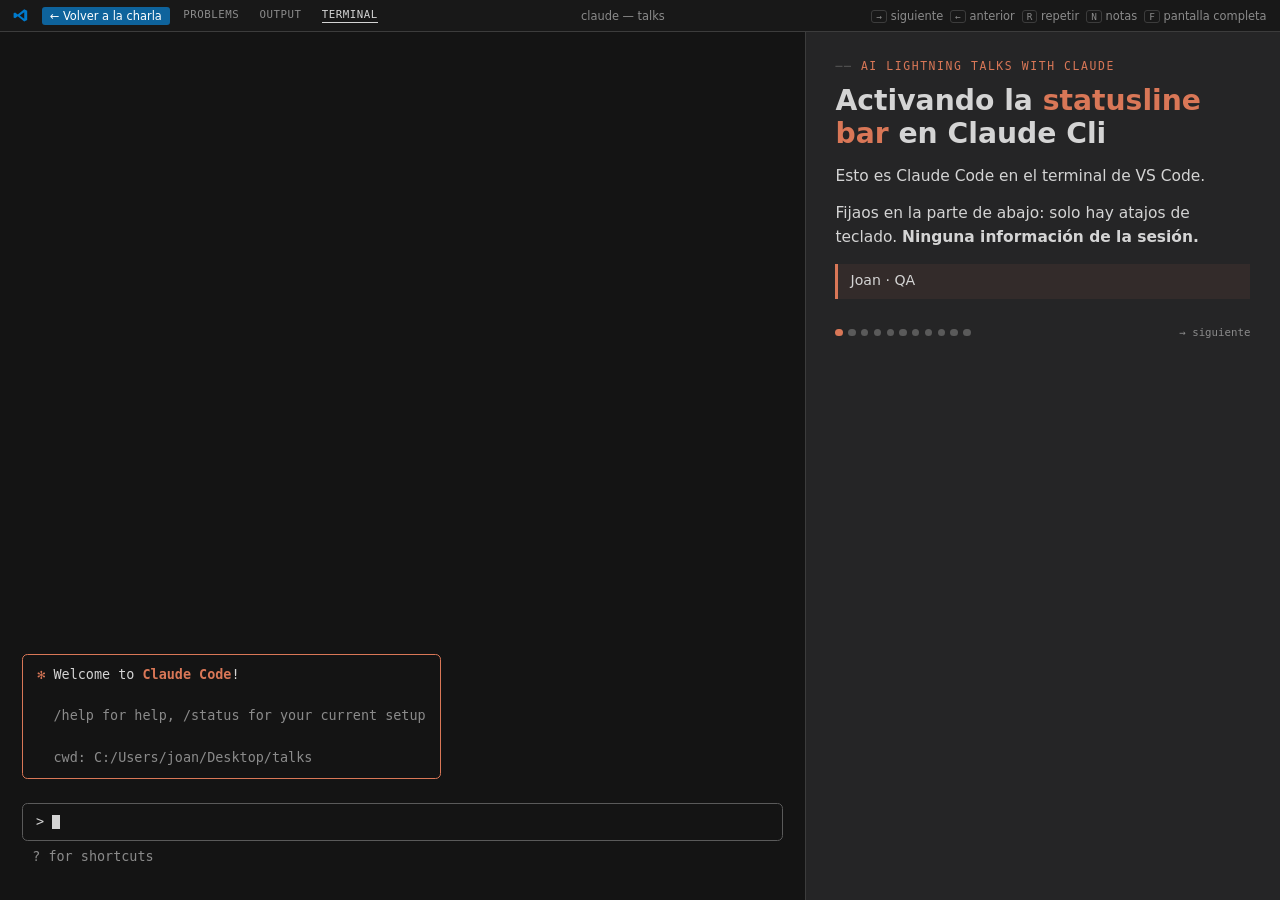
<file: public/slides/statuslinebar.html>
<!doctype html>
<html lang="es">
<head>
<meta charset="utf-8">
<meta name="viewport" content="width=device-width, initial-scale=1">
<title>Activando la statusline bar en Claude Cli · Joan</title>
<!--
  Presentación animada de un solo archivo (sin dependencias).
  A la izquierda, una terminal de Claude Code donde se escribe el prompt y Claude implementa
  la status line. A la derecha, la guía que explica cada paso.

  Teclas: → / espacio / clic = siguiente paso (si hay una animación en marcha, la termina)
          ← = escena anterior · R = repetir escena · N = notas · F = pantalla completa
-->
<style>
:root {
  --bg: #1e1e1e; --term: #141414; --panel: #252526; --border: #3c3c3c;
  --text: #d4d4d4; --muted: #8b8b8b; --dim: #5a5a5a;
  --claude: #d97757; --blue: #569cd6; --cyan: #4ec9b0; --ok: #3fb950;
  --yellow: #d7ba7d; --red: #f14c4c; --magenta: #c586c0; --orange: #ce9178;
  --add-bg: rgba(63, 185, 80, .14); --del-bg: rgba(241, 76, 76, .14);
  --mono: "Cascadia Mono", "Cascadia Code", Consolas, ui-monospace, monospace;
  --ui: "Segoe UI", system-ui, sans-serif;
}
* { box-sizing: border-box; }
/* Todo escala con la ventana (proyector, portátil o iframe de la web) */
html { font-size: min(1.05vw, 1.87vh); }
html, body { margin: 0; height: 100%; background: var(--bg); color: var(--text); font-family: var(--ui); overflow: hidden; }

.app { display: grid; grid-template-rows: auto 1fr; height: 100vh; }

/* --- Barra superior estilo VS Code --- */
.titlebar { display: flex; align-items: center; gap: 1rem; height: 2.4rem; padding: 0 1rem; background: #181818; border-bottom: 1px solid var(--border); font-size: .85rem; color: var(--muted); }
.titlebar svg { width: 1.1rem; height: 1.1rem; }
.titlebar__tabs { display: flex; gap: 1.5rem; font-family: var(--mono); font-size: .8rem; letter-spacing: .05em; }
.titlebar__tabs span.on { color: var(--text); border-bottom: 1px solid var(--text); padding-bottom: .1rem; }
.titlebar__title { flex: 1; text-align: center; }
.titlebar kbd { font-family: var(--mono); font-size: .7rem; border: 1px solid var(--border); border-radius: 3px; padding: 0 .3rem; margin-left: .25rem; }
.back { color: #fff; background: #0e639c; text-decoration: none; padding: .15rem .6rem; border-radius: 3px; }
.back:hover { background: #1177bb; }

.main { display: grid; grid-template-columns: 1.7fr 1fr; min-height: 0; }

/* --- Terminal de Claude Code --- */
.term { display: flex; flex-direction: column; min-height: 0; background: var(--term); border-right: 1px solid var(--border); font-family: var(--mono); font-size: 1rem; line-height: 1.55; }
/* flex-end: lo nuevo entra por abajo y lo viejo desaparece por arriba, como en una terminal */
.transcript { flex: 1; min-height: 0; overflow: hidden; padding: 1.2rem 1.6rem .6rem; display: flex; flex-direction: column; justify-content: flex-end; }
.transcript > * { flex-shrink: 0; }

.welcome { border: 1px solid var(--claude); border-radius: .4rem; padding: .7rem 1.1rem; margin-bottom: 1.2rem; width: fit-content; white-space: pre-wrap; }
.welcome b { color: var(--claude); }
.welcome .muted { color: var(--muted); }

.msg { margin: .5rem 0; white-space: pre-wrap; }
.msg-user { margin: .9rem 0 .5rem; padding: .25rem .7rem; background: #262626; color: var(--muted); white-space: pre-wrap; border-left: 2px solid var(--dim); }
.msg-user .t { color: var(--text); }
.dot { margin-right: .5rem; }
.dot--w { color: var(--text); } .dot--ok { color: var(--ok); } .dot--claude { color: var(--claude); }
.tool b { color: var(--text); }
.tool .arg { color: var(--muted); }
.result { color: var(--muted); margin: 0 0 .4rem 1.1rem; white-space: pre-wrap; }
.warn { color: var(--yellow); margin: .5rem 0; }

.code { margin: .2rem 0 .4rem 1.1rem; border-left: 1px solid var(--border); padding-left: .8rem; font-size: .88rem; line-height: 1.5; }
.code div { white-space: pre; }
.code .ln { color: var(--dim); display: inline-block; width: 2.2rem; text-align: right; margin-right: .9rem; }
.code .add { background: var(--add-bg); color: #b9e6c0; }
.code .del { background: var(--del-bg); color: #f0b4b4; }
.code .more { color: var(--muted); font-style: italic; }

.spinner { color: var(--claude); margin: .5rem 0; }
.spinner .muted { color: var(--muted); }

/* Caja de entrada */
.input { margin: 0 1.6rem; padding: .55rem 1rem; border: 1px solid var(--dim); border-radius: .4rem; min-height: 2.6rem; white-space: pre-wrap; }
.input::before { content: "> "; color: var(--text); }
.cursor { display: inline-block; width: .55rem; height: 1.05rem; background: var(--text); vertical-align: text-bottom; animation: parpadeo 1s steps(1) infinite; }
@keyframes parpadeo { 50% { opacity: 0; } }

/* Debajo de la caja: atajos o la status line */
.footer { padding: .45rem 2.4rem .9rem; min-height: 4.4rem; white-space: pre; }
.footer .hint { color: var(--muted); }
#statusline { transition: background .4s; border-radius: .3rem; }
#statusline.flash { animation: flash 1s ease; }
@keyframes flash { 0% { background: rgba(86,156,214,.35); } 100% { background: transparent; } }
#statusline.nueva { animation: aparece .8s ease; }
@keyframes aparece { from { opacity: 0; transform: translateY(.5rem); } to { opacity: 1; transform: none; } }
.alerta { background: var(--red); color: #fff; font-weight: 700; padding: 0 .35rem; border-radius: .15rem; }
.seg { border-radius: .2rem; transition: box-shadow .25s, background .25s; }
.seg.hl { background: rgba(86,156,214,.25); box-shadow: 0 0 0 2px var(--blue); }

/* Colores tipo ANSI */
.g { color: var(--muted); } .cy { color: var(--cyan); } .ve { color: var(--ok); }
.am { color: var(--yellow); } .ro { color: var(--red); } .ma { color: var(--magenta); }
b.w { color: #fff; }

/* --- Panel de guía --- */
.guide { display: flex; flex-direction: column; padding: 2rem 2.2rem 1.4rem; background: var(--panel); min-height: 0; }
.guide__step { font-family: var(--mono); font-size: .85rem; letter-spacing: .14em; text-transform: uppercase; color: var(--claude); margin-bottom: .9rem; }
.guide__step::before { content: "── "; color: var(--dim); }
.guide h2 { font-size: 2.1rem; line-height: 1.15; margin: 0 0 1.1rem; font-weight: 600; }
.guide h2 em { font-style: normal; color: var(--claude); }
.guide__body { flex: 1; font-size: 1.15rem; line-height: 1.55; overflow: hidden; }
.guide__body p { margin: 0 0 1rem; }
.guide__body ul { margin: 0 0 1rem; padding-left: 1.2rem; }
.guide__body li { margin-bottom: .45rem; }
.guide__body li.hl { color: #fff; }
.guide__body li.hl::marker { color: var(--blue); }
.guide__body code { font-family: var(--mono); font-size: .92em; color: var(--cyan); }
.guide__body .note { border-left: 3px solid var(--claude); padding: .5rem .9rem; background: rgba(217,119,87,.08); font-size: 1.05rem; }
.guide__enter { animation: entra .4s ease; }
@keyframes entra { from { opacity: 0; transform: translateX(.8rem); } to { opacity: 1; transform: none; } }

.flow { display: grid; grid-template-columns: 1fr auto 1fr auto 1fr; align-items: center; gap: .4rem; margin: .3rem 0 1.2rem; text-align: center; font-size: .95rem; }
.flow div { background: #1b1b1b; border: 1px solid var(--border); border-radius: .4rem; padding: .55rem .3rem; }
.flow div.you { border-color: var(--claude); }
.flow span { color: var(--claude); }
.flow small { display: block; font-family: var(--mono); font-size: .75rem; color: var(--muted); }
.map { width: 100%; border-collapse: collapse; font-size: 1rem; }
.map td { padding: .35rem .4rem; border-bottom: 1px solid var(--border); vertical-align: top; }
.map tr.hl td { background: rgba(86,156,214,.15); }
.map td:first-child { color: #fff; white-space: nowrap; }

.guide__foot { display: flex; align-items: center; justify-content: space-between; gap: 1rem; margin-top: 1rem; font-size: .8rem; color: var(--muted); }
.dots { display: flex; gap: .4rem; }
.dots i { width: .55rem; height: .55rem; border-radius: 50%; background: var(--dim); }
.dots i.on { background: var(--claude); }
.dots i.done { background: var(--muted); }
.next-hint { font-family: var(--mono); }
.next-hint.wait { color: var(--claude); }

/* Notas del presentador (tecla N) */
.notes { position: fixed; left: 1rem; top: 3.2rem; width: 34rem; background: #111; border: 1px solid var(--yellow); border-radius: .4rem; padding: .9rem 1.1rem; font-size: 1rem; line-height: 1.5; z-index: 5; }
.notes b { display: block; font-family: var(--mono); font-size: .75rem; color: var(--yellow); letter-spacing: .1em; margin-bottom: .3rem; }
</style>
</head>
<body>
<div class="app">
  <header class="titlebar">
    <svg viewBox="0 0 100 100" aria-hidden="true"><path d="M76 8L96 18V82L76 92L32 56L14 70L4 64V36L14 30L32 44L76 8ZM76 28L46 50L76 72V28Z" fill="#007acc"/></svg>
    <a class="back" id="backLink" href="/charlas/statuslinebar/" target="_top">← Volver a la charla</a>
    <div class="titlebar__tabs"><span>PROBLEMS</span><span>OUTPUT</span><span class="on">TERMINAL</span></div>
    <span class="titlebar__title">claude — talks</span>
    <span><kbd>→</kbd> siguiente <kbd>←</kbd> anterior <kbd>R</kbd> repetir <kbd>N</kbd> notas <kbd>F</kbd> pantalla completa</span>
  </header>

  <div class="main">
    <section class="term" id="term">
      <div class="transcript" id="transcript"></div>
      <div class="input" id="input"><span id="inputText"></span><span class="cursor"></span></div>
      <div class="footer"><div id="statusline"></div><div class="hint" id="hint">? for shortcuts</div></div>
    </section>

    <aside class="guide" id="guide">
      <div id="guideContent"></div>
      <div class="guide__foot">
        <div class="dots" id="dots"></div>
        <div class="next-hint" id="nextHint">→ siguiente</div>
      </div>
    </aside>
  </div>
</div>
<div class="notes" id="notes" hidden><b>NOTAS DEL PRESENTADOR</b><span id="notesText"></span></div>

<script>
/* ============================================================
   1. Motor de animación
   - sleep() espera, salvo en "modo rápido" (skipping), que termina al instante.
   - Cambiar de escena incrementa `gen`: las animaciones viejas se cancelan.
   ============================================================ */
const ABORT = Symbol("abort");
let skipping = false;  // true = completar la animación actual sin esperas
let gen = 0;           // generación: cambia al saltar de escena
let pendientes = [];   // esperas en curso (para poder adelantarlas)

function sleep(ms) {
  const g = gen;
  if (skipping) return g === gen ? Promise.resolve() : Promise.reject(ABORT);
  return new Promise((resolve, reject) => {
    const done = () => {
      clearTimeout(t);
      pendientes = pendientes.filter((f) => f !== done);
      g === gen ? resolve() : reject(ABORT);
    };
    const t = setTimeout(done, ms);
    pendientes.push(done);
  });
}

function adelantar() {          // termina ya la animación en curso
  skipping = true;
  pendientes.slice().forEach((f) => f());
}

/* ============================================================
   2. Piezas de la terminal
   ============================================================ */
const $ = (id) => document.getElementById(id);
const transcript = $("transcript");
const esc = (s) => s.replace(/[&<>]/g, (c) => ({ "&": "&amp;", "<": "&lt;", ">": "&gt;" }[c]));

function add(cls, html) {
  const e = document.createElement("div");
  e.className = cls;
  e.innerHTML = html;
  transcript.appendChild(e);
  return e;
}

async function escribirPrompt(texto, velocidad = 32) {
  const el = $("inputText");
  el.textContent = "";
  if (skipping) { el.textContent = texto; return; }
  for (const ch of texto) {
    el.textContent += ch;
    await sleep(velocidad + Math.random() * 25);
  }
  await sleep(450);
}

async function enviar() {
  const texto = $("inputText").textContent;
  $("inputText").textContent = "";
  add("msg-user", `&gt; <span class="t">${esc(texto)}</span>`);
  await sleep(350);
}

const FRAMES = ["·", "✢", "✳", "✶", "✻", "✽", "✻", "✶", "✳", "✢"];
async function pensar(ms, etiqueta = "Pensando…") {
  const e = add("spinner", "");
  const inicio = Date.now();
  let i = 0;
  try {
    while (!skipping && Date.now() - inicio < ms) {
      const seg = Math.floor((Date.now() - inicio) / 1000);
      e.innerHTML = `${FRAMES[i++ % FRAMES.length]} ${etiqueta} <span class="muted">(${seg}s · esc to interrupt)</span>`;
      await sleep(110);
    }
  } finally {
    e.remove();
  }
}

async function dice(html) {
  add("msg", `<span class="dot dot--w">●</span>${html}`);
  await sleep(600);
}

// Una llamada a herramienta: ● Write(ruta), un bloque de código opcional y ⎿ resultado
async function herramienta(nombre, arg, resultado, lineas = null, mas = null) {
  add("msg tool", `<span class="dot dot--ok">●</span><b>${nombre}</b><span class="arg">(${esc(arg)})</span>`);
  await sleep(400);
  if (lineas) {
    const bloque = add("code", "");
    for (const [tipo, num, texto] of lineas) {
      const d = document.createElement("div");
      if (tipo) d.className = tipo;
      const signo = tipo === "add" ? "+" : tipo === "del" ? "-" : " ";
      d.innerHTML = `<span class="ln">${num ?? ""}</span>${signo} ${esc(texto)}`;
      bloque.appendChild(d);
      await sleep(70);
    }
    if (mas) {
      const d = document.createElement("div");
      d.className = "more";
      d.textContent = mas;
      bloque.appendChild(d);
    }
  }
  add("result", `⎿  ${resultado}`);
  await sleep(600);
}

/* --- Status line (mismo formato que ~/.claude/statusline.js) --- */
let st = null; // null = todavía no hay status line

function color(p) { return p >= 80 ? "ro" : p >= 50 ? "am" : "ve"; }
function barra(p) {
  const n = Math.round(p / 10), c = color(p);
  return `<span class="g">[</span><span class="${c}">${"█".repeat(n)}</span><span class="g">${"░".repeat(10 - n)}]</span> <span class="${c}">${p}%</span>`;
}
const seg = (id, html) => `<span class="seg" data-seg="${id}">${html}</span>`;
const SEP = ` <span class="g">|</span> `;

function pintarStatus(efecto) {
  const el = $("statusline");
  $("hint").hidden = !!st; // con status line, Claude Code oculta casi todos los atajos
  if (!st) { el.innerHTML = ""; return; }
  const rama = st.rama || "main";
  const partes = [];
  if (st.aviso && rama === "main") partes.push(seg("aviso", `<span class="alerta">⚠ MAIN</span>`));
  partes.push(
    seg("carpeta", `<b class="w">talks</b>`),
    seg("rama", `<span class="ve">${rama}</span>`),
    seg("modelo", `<span class="cy">Opus</span>`),
    seg("ctx", `<span class="g">ctx:</span>${barra(st.ctx)}`),
  );
  if (st.tests) {
    partes.push(seg("tests", st.tests.fallos
      ? `<span class="g">tests:</span><span class="ro">✖ ${st.tests.fallos}/${st.tests.total}</span>`
      : `<span class="g">tests:</span><span class="ve">✔ ${st.tests.total}</span>`));
  }
  const l1 = partes.join(SEP);
  let html = l1;
  if (st.linea2) {
    html += "\n" + [
      seg("5h", `<span class="g">5h:</span>${barra(24)} <span class="g">↻2h23m</span>`),
      seg("7d", `<span class="g">7d:</span>${barra(61)} <span class="g">↻3d4h</span>`),
      seg("coste", `<span class="g">cost:</span>$1.37`),
    ].join(SEP);
  }
  el.innerHTML = html;
  if (efecto && !skipping) {
    el.classList.remove("flash", "nueva");
    void el.offsetWidth; // reinicia la animación CSS
    el.classList.add(efecto);
  }
}

async function status(cambios, efecto = "flash") {
  st = { ...(st || {}), ...cambios };
  pintarStatus(efecto);
  await sleep(900);
}

async function resaltar(segmentos) {
  for (const id of segmentos) {
    document.querySelectorAll(`[data-seg="${id}"]`).forEach((e) => e.classList.add("hl"));
    document.querySelectorAll(`[data-map="${id}"]`).forEach((e) => e.classList.add("hl"));
    await sleep(1300);
    document.querySelectorAll(".hl").forEach((e) => e.classList.remove("hl"));
  }
}

/* ============================================================
   3. El guion: escenas con su guía, sus notas y sus pasos
   ============================================================ */
const CODIGO_SCRIPT = [
  [null, 1, "// Status line: lee el JSON de la sesión por stdin y pinta una línea"],
  [null, 2, 'const { execSync } = require("child_process");'],
  [null, 3, 'const path = require("path");'],
  [null, 4, ""],
  [null, 5, 'let input = "";'],
  [null, 6, 'process.stdin.on("data", (c) => (input += c));'],
  [null, 7, 'process.stdin.on("end", () => {'],
  [null, 8, "  const d = JSON.parse(input);"],
  [null, 9, "  const carpeta = path.basename(d.workspace.current_dir);"],
  [null, 10, '  const rama = execSync("git branch --show-current").toString().trim();'],
  [null, 11, "  const pct = Math.round(d.context_window?.used_percentage ?? 0);"],
];

const DIFF_SETTINGS = [
  [null, 1, "{"],
  [null, 2, '  "permissions": { … },'],
  ["add", 3, '  "statusLine": {'],
  ["add", 4, '    "type": "command",'],
  ["add", 5, '    "command": "node C:/Users/joan/.claude/statusline.js"'],
  ["add", 6, "  }"],
  [null, 7, "}"],
];

const DIFF_LINEA2 = [
  [null, 31, "  const linea1 = [carpeta, rama, modelo, ctx].join(SEP);"],
  ["add", 32, "  const linea2 = ["],
  ["add", 33, '    ventana("5h", d.rate_limits?.five_hour),'],
  ["add", 34, '    ventana("7d", d.rate_limits?.seven_day),'],
  ["add", 35, "    `cost:$${d.cost.total_cost_usd.toFixed(2)}`,"],
  ["add", 36, "  ].filter(Boolean);"],
  ["del", 37, "  process.stdout.write(linea1);"],
  ["add", 37, '  process.stdout.write(linea1 + "\\n" + linea2.join(SEP));'],
];

const DIFF_TESTS = [
  ["add", 44, "// Último informe JUnit (pytest, Jest, dotnet test, Maven…)"],
  ["add", 45, "function resultadoTests(dir) {"],
  ["add", 46, '  const xml = fs.readFileSync(path.join(dir, "reports/junit.xml"), "utf8");'],
  ["add", 47, '  const total = Number(/tests="(\\d+)"/.exec(xml)?.[1] ?? 0);'],
  ["add", 48, '  const fallos = Number(/failures="(\\d+)"/.exec(xml)?.[1] ?? 0);'],
  ["add", 49, "  return fallos ? `✖ ${fallos}/${total}` : `✔ ${total}`;"],
  ["add", 50, "}"],
];

const DIFF_MAIN = [
  ["add", 12, 'const RAMAS_PROTEGIDAS = ["main", "master"];'],
  [null, 58, "  const partes = [];"],
  ["add", 59, "  if (RAMAS_PROTEGIDAS.includes(rama)) {"],
  ["add", 60, "    partes.push(`${FONDO_ROJO} ⚠ ${rama.toUpperCase()} ${RESET}`);"],
  ["add", 61, "  }"],
];

const SCENES = [
  {
    step: "AI Lightning Talks with Claude",
    title: "Activando la <em>statusline bar</em> en Claude Cli",
    body: `<p>Esto es Claude Code en el terminal de VS Code.</p>
           <p>Fijaos en la parte de abajo: solo hay atajos de teclado. <b>Ninguna información de la sesión.</b></p>
           <p class="note">Joan · QA</p>`,
    notes: "Hoy vengo a hablar de una línea. Literalmente, una: la de abajo. Ahora mismo está vacía.",
    beats: [async () => {
      add("welcome", `<b>✻</b> Welcome to <b>Claude Code</b>!\n\n<span class="muted">  /help for help, /status for your current setup\n\n  cwd: C:/Users/joan/Desktop/talks</span>`);
      await sleep(300);
    }],
  },
  {
    step: "01 · El problema",
    title: "Trabajar <em>a ciegas</em>",
    body: `<p>Le pido una tarea larga. Claude lee y edita archivos… y yo no sé:</p>
           <ul><li>¿Cuánto contexto llevo?</li><li>¿Cuánto me queda del límite de uso?</li>
           <li>¿En qué rama estoy?</li><li>¿Cuánto llevo gastado?</li></ul>
           <p>Hasta que aparece el aviso. Y ya es tarde.</p>`,
    notes: "Me pasaba esto: descubría que se acababa el contexto cuando ya era tarde. Deja que se vea el aviso amarillo.",
    beats: [async () => {
      await escribirPrompt("refactoriza el módulo de pagos y añade tests");
      await enviar();
      await pensar(1500);
      await herramienta("Read", "src/pagos/cobro.ts", "Read 214 lines");
      await herramienta("Update", "src/pagos/cobro.ts", "Updated with 38 additions and 12 removals");
      await herramienta("Write", "tests/cobro.test.ts", "Wrote 96 lines to tests/cobro.test.ts");
      add("warn", "⚠ Context low (9% remaining) · Run /compact to compact & continue");
      await sleep(500);
    }],
  },
  {
    step: "02 · El atajo",
    title: "Se lo pido <em>en lenguaje natural</em>",
    body: `<p>El comando <code>/statusline</code> acepta una descripción de lo que quieres ver.</p>
           <p>Claude Code escribe el script y lo configura por ti.</p>
           <p class="note">No hace falta saber programar para tener la tuya.</p>`,
    notes: "Escribe despacio, que lean el prompt. Es el momento clave: un comando y una frase.",
    beats: [async () => {
      await escribirPrompt("/statusline muestra la carpeta, la rama, el modelo y el contexto con una barra de colores", 28);
      await enviar();
    }],
  },
  {
    step: "03 · Lo que implementa",
    title: "Un script y <em>una línea de configuración</em>",
    body: `<div class="flow"><div>Claude Code<small>JSON · stdin</small></div><span>→</span><div class="you">tu script<small>statusline.js</small></div><span>→</span><div>la barra<small>texto · stdout</small></div></div>
           <ul><li><code>statusline.js</code>: lee el JSON que le pasa Claude Code e imprime una línea.</li>
           <li><code>settings.json</code>: le dice a Claude Code qué comando ejecutar.</li></ul>
           <p>No hay más magia: cualquier lenguaje que lea stdin y escriba stdout sirve.</p>`,
    notes: "Señala el diagrama mientras aparece el código. Después del settings.json, la barra aparece sola. Y lo primero que veo: estoy al 91 %, en rojo.",
    beats: [
      async () => {
        await pensar(1300);
        await dice("Voy a crear un script en Node que lea el JSON de la sesión y pinte la barra.");
        await herramienta("Write", "~/.claude/statusline.js", "Wrote 42 lines to ~/.claude/statusline.js", CODIGO_SCRIPT, "… +31 lines (ctrl+r to expand)");
      },
      async () => {
        await herramienta("Update", "~/.claude/settings.json", "Updated with 4 additions", DIFF_SETTINGS);
        await dice("Listo. La status line se actualizará con cada mensaje.");
        await status({ ctx: 91 }, "nueva");
      },
    ],
  },
  {
    step: "04 · Qué datos recibe",
    title: "Cada trozo sale <em>de un campo</em>",
    body: `<table class="map">
             <tr data-map="carpeta"><td>talks</td><td><code>workspace.current_dir</code></td></tr>
             <tr data-map="rama"><td>main</td><td><code>git branch</code>: no viene en el JSON, lo calcula el script</td></tr>
             <tr data-map="modelo"><td>Opus</td><td><code>model.display_name</code></td></tr>
             <tr data-map="ctx"><td>ctx 91%</td><td><code>context_window.used_percentage</code></td></tr>
           </table>
           <p style="margin-top:1rem">Hay más de 30 campos: coste, límites de uso, effort, worktree, PR abierta…</p>`,
    notes: "Va resaltando cada trozo de la barra a la vez que su fila. La rama es el truco: el script puede ejecutar comandos, no solo leer el JSON.",
    beats: [async () => { await resaltar(["carpeta", "rama", "modelo", "ctx"]); }],
  },
  {
    step: "05 · Se actualiza sola",
    title: "Cuando algo <em>cambia</em>",
    body: `<ul><li>Llega un mensaje nuevo</li><li>Termina un <code>/compact</code></li>
           <li>Cambias el modo de permisos</li><li>Cada N segundos, con <code>refreshInterval</code></li></ul>
           <p class="note">Agrupa los cambios cada 300 ms y se ejecuta en local: <b>no gasta tokens</b>.</p>`,
    notes: "Primero el /compact: la barra baja de rojo a verde. Luego un mensaje normal: sube un poco. Nadie ha tocado nada, se actualiza sola.",
    beats: [
      async () => {
        await escribirPrompt("/compact");
        await enviar();
        await pensar(1600, "Compacting conversation…");
        add("result", "⎿  Compacted. ctrl+r to see full summary");
        await sleep(300);
        await status({ ctx: 9 });
      },
      async () => {
        await escribirPrompt("añade tests para el cálculo del IVA");
        await enviar();
        await pensar(1200);
        await herramienta("Update", "tests/cobro.test.ts", "Updated with 24 additions");
        await status({ ctx: 27 });
      },
    ],
  },
  {
    step: "06 · Iterar",
    title: "Es tu script: <em>pídele cambios</em>",
    body: `<p>Quiero ver también los límites de uso y el coste. Se lo pido igual que cualquier otra tarea.</p>
           <ul><li><code>5h</code> y <code>7d</code>: tus límites, con la cuenta atrás hasta que se reinician.</li>
           <li><code>cost</code>: coste estimado de la sesión.</li></ul>
           <p class="note">Los límites solo llegan con plan Pro o Max. Por eso el script usa <code>?.</code>: si el campo no existe, no rompe.</p>`,
    notes: "La segunda línea es la que más uso: sé cuándo vuelvo a tener límite sin salir de la terminal.",
    beats: [
      async () => {
        await escribirPrompt("añade una segunda línea con el límite de 5 h, el semanal y el coste");
        await enviar();
        await pensar(1300);
        await herramienta("Update", "~/.claude/statusline.js", "Updated with 6 additions and 1 removal", DIFF_LINEA2);
      },
      async () => { await status({ linea2: true }); await resaltar(["5h", "7d", "coste"]); },
    ],
  },
  {
    step: "07 · Para QA",
    title: "El estado de <em>los tests</em>, siempre a la vista",
    body: `<p>El script no solo lee el JSON: también puede <b>leer archivos</b> y ejecutar comandos.</p>
           <p>Le pido que lea el último informe <code>junit.xml</code>, el formato estándar que generan pytest, Jest, dotnet test, Maven…</p>
           <ul><li><span class="ro">✖ 3/142</span>: hay fallos</li><li><span class="ve">✔ 142</span>: todo en verde</li></ul>
           <p class="note">Leer un archivo es instantáneo. Lo que <b>no</b> hay que hacer es lanzar los tests desde el script: se ejecuta en cada mensaje.</p>`,
    notes: "Esta es la idea para QA: no tengo que ir a buscar el informe, lo veo en la barra. Primero en rojo; le pido que los arregle y, al terminar, la barra se pone en verde sola.",
    beats: [
      async () => {
        await escribirPrompt("añade el resultado de los tests leyendo reports/junit.xml");
        await enviar();
        await pensar(1200);
        await herramienta("Update", "~/.claude/statusline.js", "Updated with 7 additions", DIFF_TESTS);
        await status({ tests: { total: 142, fallos: 3 } });
      },
      async () => {
        await escribirPrompt("arregla los 3 tests que fallan");
        await enviar();
        await pensar(1300);
        await herramienta("Update", "src/pagos/iva.ts", "Updated with 4 additions and 2 removals");
        await herramienta("Bash", "npm test", "Tests: 142 passed, 142 total");
        await status({ tests: { total: 142, fallos: 0 } });
      },
    ],
  },
  {
    step: "08 · Semáforo",
    title: "Que la barra <em>te avise</em>",
    body: `<p>Un error clásico: hacer cambios directamente en <code>main</code>. Le pido a la barra que me avise en rojo.</p>
           <p>Y con la configuración del <b>proyecto</b> (<code>.claude/settings.json</code> dentro del repo), cada proyecto puede tener su propia barra: por ejemplo, un <b>⚠ PROD</b> en una carpeta delicada.</p>
           <p class="note">No es más información: es <b>evitar errores</b> antes de cometerlos.</p>`,
    notes: "Aviso en rojo nada más pedirlo, porque estoy en main. Creo una rama y el aviso desaparece. Para QA esto es oro: no lanzar nada contra el entorno equivocado.",
    beats: [
      async () => {
        await escribirPrompt("si estoy en main o master, pon un aviso en rojo al principio");
        await enviar();
        await pensar(1100);
        await herramienta("Update", "~/.claude/statusline.js", "Updated with 4 additions", DIFF_MAIN);
        await status({ aviso: true });
      },
      async () => {
        await escribirPrompt("crea una rama para el arreglo del IVA");
        await enviar();
        await pensar(800);
        await herramienta("Bash", "git switch -c fix/iva", "Switched to a new branch 'fix/iva'");
        await status({ rama: "fix/iva" });
      },
    ],
  },
  {
    step: "09 · Probarla",
    title: "Sin Claude Code, <em>con un JSON de ejemplo</em>",
    body: `<p>Si la barra se queda en blanco, el script ha fallado. Para saber por qué, ejecútalo a mano con un JSON inventado.</p>
           <p class="note">En Windows, escribe la ruta del <code>command</code> con <code>/</code>, no con <code>\\</code>. Si no, no sale nada y no da error.</p>`,
    notes: "Este es el truco que más tiempo me ha ahorrado. Lo de las barras invertidas me costó un buen rato.",
    beats: [async () => {
      await escribirPrompt("pruébala con un JSON de ejemplo");
      await enviar();
      await pensar(900);
      add("msg tool", `<span class="dot dot--ok">●</span><b>Bash</b><span class="arg">(echo '{"model":{"display_name":"Opus"},"context_window":{"used_percentage":42}}' | node ~/.claude/statusline.js)</span>`);
      await sleep(600);
      add("result", `⎿  <b class="w">talks</b> <span class="g">|</span> <span class="ve">fix/iva</span> <span class="g">|</span> <span class="cy">Opus</span> <span class="g">| ctx:</span>${barra(42)} <span class="g">| tests:</span><span class="ve">✔ 142</span>`);
      await sleep(400);
    }],
  },
  {
    step: "Ahora os toca",
    title: "Escribid <em>/statusline</em> hoy",
    body: `<p>Un comando, una frase, y dejáis de trabajar a ciegas.</p>
           <p class="note">Charla, diapositivas y enlaces:<br><code style="font-size:1.3rem">iatalks.pages.dev</code></p>
           <p>Documentación: <code>code.claude.com/docs/en/statusline</code></p>
           <p><b>¿Preguntas?</b></p>`,
    notes: "Deja el prompt a medio escribir: es la invitación. Preguntas.",
    beats: [async () => { await escribirPrompt("/statusline ", 90); }],
  },
];

/* ============================================================
   4. Navegación
   ============================================================ */
let escena = 0, paso = 0, ocupado = false;

function pintarGuia() {
  const s = SCENES[escena];
  const c = $("guideContent");
  c.innerHTML = `<div class="guide__step">${s.step}</div><h2>${s.title}</h2><div class="guide__body">${s.body}</div>`;
  c.classList.remove("guide__enter"); void c.offsetWidth; c.classList.add("guide__enter");
  $("notesText").textContent = s.notes;
  $("dots").innerHTML = SCENES.map((_, i) => `<i class="${i === escena ? "on" : i < escena ? "done" : ""}"></i>`).join("");
  history.replaceState(null, "", "#" + (escena + 1)); // no llena el historial
}

function pintarPista() {
  const h = $("nextHint");
  const fin = escena === SCENES.length - 1 && paso >= SCENES[escena].beats.length;
  h.textContent = ocupado ? "● animando… (→ para terminar)" : fin ? "fin" : "→ siguiente";
  h.classList.toggle("wait", ocupado);
}

async function ejecutar(beat) {
  ocupado = true; pintarPista();
  try { await beat(); }
  catch (e) { if (e !== ABORT) throw e; }
  finally { ocupado = false; pintarPista(); }
}

async function siguiente() {
  if (ocupado) { adelantar(); return; }
  if (paso >= SCENES[escena].beats.length) {
    if (escena === SCENES.length - 1) return;
    escena++; paso = 0; pintarGuia();
  }
  skipping = false;
  await ejecutar(SCENES[escena].beats[paso++]);
}

// Reconstruye la terminal hasta el final de la escena `n`, sin animaciones
async function irA(n) {
  gen++;
  pendientes.slice().forEach((f) => f());
  transcript.innerHTML = ""; $("inputText").textContent = ""; st = null; pintarStatus();
  skipping = true;
  for (let i = 0; i <= n; i++) {
    for (const beat of SCENES[i].beats) {
      try { await beat(); } catch (e) { if (e !== ABORT) throw e; }
    }
  }
  skipping = false;
  escena = n; paso = SCENES[n].beats.length; ocupado = false;
  pintarGuia(); pintarPista();
}

async function repetir() {
  // Vuelve al final de la escena anterior y reproduce esta con animación
  const n = escena;
  if (n === 0) return;
  await irA(n - 1);
  escena = n; paso = 0; pintarGuia();
  await siguiente();
}

document.addEventListener("keydown", (e) => {
  const k = e.key.toLowerCase();
  if (["arrowright", "pagedown", " "].includes(k)) { e.preventDefault(); siguiente(); }
  else if (["arrowleft", "pageup"].includes(k)) { e.preventDefault(); if (escena > 0) irA(escena - 1); }
  else if (k === "home") irA(0);
  else if (k === "end") irA(SCENES.length - 1);
  else if (k === "r") repetir();
  else if (k === "n") $("notes").hidden = !$("notes").hidden;
  else if (k === "f") document.fullscreenElement ? document.exitFullscreen() : document.documentElement.requestFullscreen();
});
document.querySelector(".main").addEventListener("click", () => siguiente());

// Dentro del iframe de la página de la charla, el enlace "Volver" sobra
if (window.self !== window.top) $("backLink").hidden = true;

irA(Math.max(0, Math.min(SCENES.length - 1, (parseInt(location.hash.slice(1), 10) || 1) - 1)));
</script>
</body>
</html>
</file>
